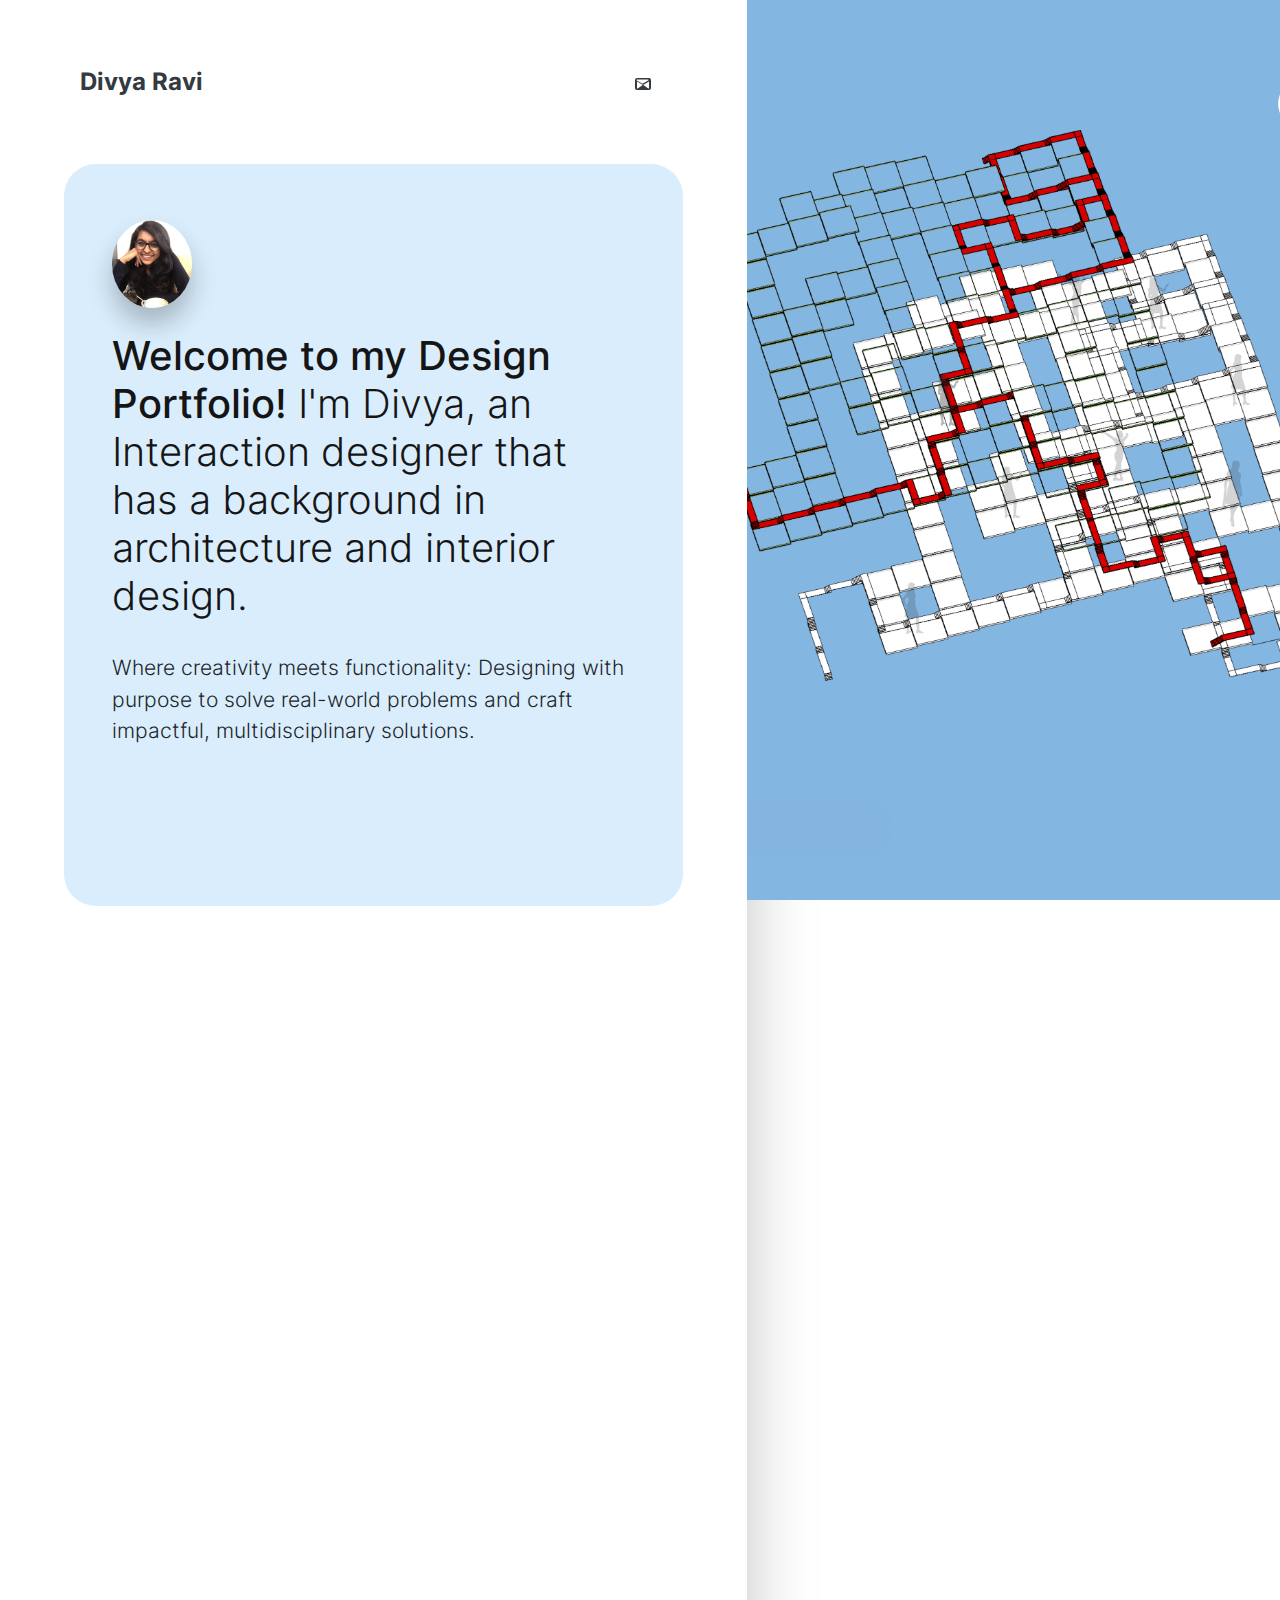
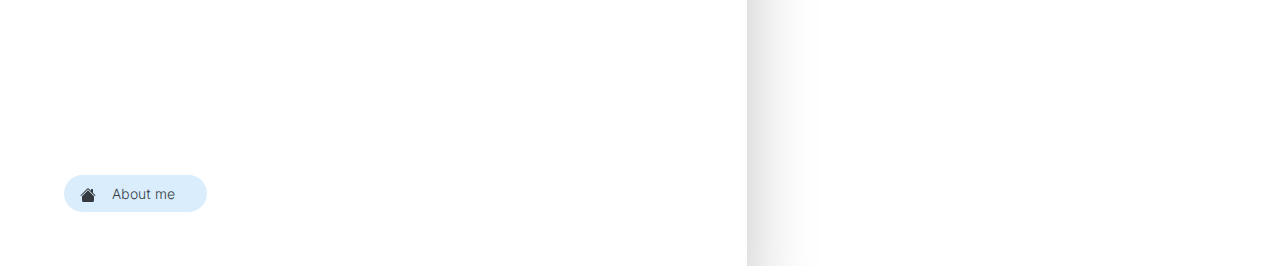
<file: index.html>
<!doctype html>
<html class="h-100" lang="en">

  <head>
      <meta charset="utf-8">
  <meta name="viewport" content="width=device-width,initial-scale=1,shrink-to-fit=no">
  <meta name="description" content="A growing collection of ready to use components for the CSS framework Bootstrap 5">
  <link rel="apple-touch-icon" sizes="180x180" href="img/apple-touch-icon.png">
  <link rel="icon" type="image/png" sizes="32x32" href="img/favicon.png">
  <link rel="icon" type="image/png" sizes="16x16" href="img/favicon.png">
  <link rel="icon" type="image/png" sizes="96x96" href=".t/img/favicon.png">
  <meta name="generator" content="Eleventy v2.0.1">
  <meta name="HandheldFriendly" content="true">
  <title>Welcome!</title>
  <link rel="stylesheet" href="css/min/theme.css">
     <link rel="stylesheet" href="css/aos.css">
    
    <style>
  .bg-img {
       background-image: url(./img/webp/poster.png);
   }
   @media only screen and (max-width: 576px) {
       .bg-img {
           background-image: url(./img/webp/poster.png);
       }
   }
   @media only screen and (max-width: 992px) {
       .bg-img {
           background-image: url(./img/webp/poster.png);
       }
   }
   @media only screen and (max-width: 1440px) {
       .bg-img {
           background-image: url(./img/webp/poster.png);
       }
   }
   @media only screen and (min-width: 1441px) {
       .bg-img {
           background-image: url(./img/webp/poster.png);
       }
   }
   </style>
    
   <style>

/* inter-300 - latin */
@font-face {
  font-family: 'Inter';
  font-style: normal;
  font-weight: 300;
  font-display: swap;
  src: local(''),
       url('./fonts/inter-v12-latin-300.woff2') format('woff2'), /* Chrome 26+, Opera 23+, Firefox 39+ */
       url('./fonts/inter-v12-latin-300.woff') format('woff'); /* Chrome 6+, Firefox 3.6+, IE 9+, Safari 5.1+ */
}

@font-face {
  font-family: 'Inter';
  font-style: normal;
  font-weight: 500;
  font-display: swap;
  src: local(''),
       url('./fonts/inter-v12-latin-500.woff2') format('woff2'), /* Chrome 26+, Opera 23+, Firefox 39+ */
       url('./fonts/inter-v12-latin-500.woff') format('woff'); /* Chrome 6+, Firefox 3.6+, IE 9+, Safari 5.1+ */
}
@font-face {
  font-family: 'Inter';
  font-style: normal;
  font-weight: 700;
  font-display: swap;
  src: local(''),
       url('./fonts/inter-v12-latin-700.woff2') format('woff2'), /* Chrome 26+, Opera 23+, Firefox 39+ */
       url('./fonts/inter-v12-latin-700.woff') format('woff'); /* Chrome 6+, Firefox 3.6+, IE 9+, Safari 5.1+ */
}

</style>

  </head>

  <body class="position-relative d-flex h-100 w-100" data-bs-spy="scroll" data-bs-target="#navScroll">
    <div class="h-100 container-fluid position-relative">
      <div class="h-100 row d-flex align-items-stretch position-relative z-1">
        
          <div class="p-0 col-11 col-sm-10 col-md-9 col-lg-8 col-xl-7 col-xxl-5 d-flex align-items-start flex-column shadow position-relative">
          
            <header class="mb-auto py-vh-2 col-12 px-vw-5">
              <nav id="navScroll" class="navbar navbar-expand-lg navbar-dark d-flex px-3" tabindex="0">
    <a class="navbar-brand d-flex align-items-center flex-grow-1 link-opacity-50-hover link-dark" href="index.html">
  <div class="fw-bold fs-4">Divya Ravi</div>
</a>

    <div class="col-auto ps-2 ms-2" id="navbarSupportedContent">
      <ul class="nav ms-auto mb-2 mb-lg-0 ms-2 list-inline list-unstyled">
      <li class="nav-item">
        <a class="nav-link pe-3 link-dark link-opacity-50-hover" aria-label="Link to my email" href="mailto:divya.ravirv@gmail.com">
          <svg xmlns="http://www.w3.org/2000/svg" width="16" height="16" fill="currentColor" class="bi bi-envelope" viewBox="0 0 16 16">
      <path fill-rule="evenodd" d="M0 4a2 2 0 0 1 2-2h12a2 2 0 0 1 2 2v8a2 2 0 0 1-2 2H2a2 2 0 0 1-2-2V4zm2-.5a.5.5 0 0 0-.5.5v.243l6 3.6 6-3.6V4a.5.5 0 0 0-.5-.5H2zm0 1.943v6.614a.5.5 0 0 0 .757.429L8 8.633l5.243 3.853a.5.5 0 0 0 .757-.429V5.443L8 9.043 2.243 5.443z"/>
    </svg>
    </a>
    
    </a>
  </li>
  

    </ul>
    </div>
</nav>

            </header>
            <main class="mb-auto col-12 px-vw-5">
              <div class="bg-light rounded p-5 overflow-x-hidden" data-aos="fade-left">
  <div >
    <img loading="lazy" src="img/webp/me.jpg" width="80" height="80" class="rounded-circle mb-4 shadow-sm mt-2 mt-xxl-4 hoh img-fluid" alt="A image of Divya Ravi">
  </div>
  <h1 class="fw-lighter text-black">
    <strong>Welcome to my Design Portfolio!</strong>
    I'm Divya, an Interaction designer that has a background in architecture and interior design.</h1>
  <p class="lead py-4">
    Where creativity meets functionality: Designing with purpose to solve real-world problems and craft impactful, multidisciplinary solutions.</p>
<div class="row d-flex align-items-center mb-2 mb-xxl-4 text-center text-sm-start mx-0">
  <a class="btn btn-black btn-xl shadow col-12 col-sm-auto" href="https://www.linkedin.com/in/divya-ravi-interactiondesign/" target="_blank" data-aos="fade-left" data-aos-delay="200">Let´s connect!
    <svg xmlns="http://www.w3.org/2000/svg" width="16" height="16" fill="currentColor" class="bi bi-arrow-right ms-2" viewbox="0 0 16 16">
      <path fill-rule="evenodd" d="M1 8a.5.5 0 0 1 .5-.5h11.793l-3.147-3.146a.5.5 0 0 1 .708-.708l4 4a.5.5 0 0 1 0 .708l-4 4a.5.5 0 0 1-.708-.708L13.293 8.5H1.5A.5.5 0 0 1 1 8z"/>
    </svg>
  </a>
</div>
</div>
<div class="py-vh-3 overflow-x-hidden">
  <h2 class="h6 mb-4 px-4" data-aos="fade-left" data-aos-delay="200">UX Projects:</h2>
  <div class="d-flex align-items-center p-4" data-aos="fade-left" data-aos-delay="200">
    <div class="me-4">
      <img loading="lazy" src="img/webp/beach.png" width="80" height="80" class="rounded-circle shadow-sm" alt="An image of my sitesproject website">
    </div>
    <div class="flex-grow-1">
      <h3 class="h5">
        <a href="./ux-projects/beachcamp_project.html"
           class="link-dark link-offset-2 link-offset-3-hover link-underline link-underline-opacity-0 link-underline-opacity-100-hover link-underline-dark">
          Beach Save - Surf Life Saving
        </a>
      </h3>
      <p>Beach Camp is an intervention we created by partnering up with Surf Life Saving Australian, to prevent drowning deaths or danger in unpatrolled beaches.</p>
    </div>
    
  </div>

  <div class="d-flex align-items-center my-2 p-4" data-aos="fade-left" data-aos-delay="200">
    <div class="me-4">
      <img loading="lazy" src="img/webp/tsg.png" width="80" height="80" class="rounded-circle shadow-sm" alt="Another image of another sitesproject website">
    </div>
    <div class="flex-grow-1">
  <h3 class="h5">
    <a href="./ux-projects/studio_project.html"
       class="link-dark link-offset-2 link-offset-3-hover link-underline link-underline-opacity-0 link-underline-opacity-100-hover link-underline-dark">
      Tin Shed Gallery Quest
    </a>
  </h3>
  <p>The TSG quest is a concept we came up with to bring more interest to the archival content of the Tin Shed Gallery at the University of Sydney.</p>
</div>

  </div>

  <div class="d-flex align-items-center p-4" data-aos="fade-left" data-aos-delay="400">
    <div class="me-4">
      <img loading="lazy" src="img/webp/fish.png" width="80" height="80" class="rounded-circle shadow-sm" alt="Another image of another sitesproject website">
    </div>
    <div class="flex-grow-1">
      <h3 class="h5">
        <a href="./design_programming.html"
           class="link-dark link-offset-2 link-offset-3-hover link-underline link-underline-opacity-0 link-underline-opacity-100-hover link-underline-dark">
          Fishy Behaviour
        </a>
      </h3>
      <p>Fishy Behavior is my exploration into interactive programming and the concept of emergence in nature.</p>
    </div>
    
  </div>

  <div class="d-flex align-items-center p-4" data-aos="fade-left" data-aos-delay="400">
    <div class="me-4">
      <img loading="lazy" src="img/webp/smart.png" width="80" height="80" class="rounded-circle shadow-sm" alt="Another image of another sitesproject website">
    </div>
    <div class="flex-grow-1">
      <h3 class="h5">
        <a href="./ux-projects/interaction.html"
           class="link-dark link-offset-2 link-offset-3-hover link-underline link-underline-opacity-0 link-underline-opacity-100-hover link-underline-dark">
          Smart Crop
        </a>
      </h3>
      <p>Smart Crop is an example of a  grocery delivery system enabling unsupervised deliveries with a mobile intervention for tracking, receiving, and paying for orders.</p>
    </div>
    
  </div>
</div>


            </main>
                        <footer class="mb-auto col-12 py-vh-3 px-vw-5">
            
  <div class="row d-flex justify-content-between small">
    <div class="col-12 col-md-auto d-flex justify-content-center">
  <ul class="nav bg-light rounded px-3">
    <li class="nav-item">
      <a class="nav-link link-dark px-0" href="index.html" aria-label="Go home!">
        <svg xmlns="http://www.w3.org/2000/svg" width="16" height="16" fill="currentColor" class="bi bi-house-fill" viewbox="0 0 16 16">
          <path d="M8.707 1.5a1 1 0 0 0-1.414 0L.646 8.146a.5.5 0 0 0 .708.708L8 2.207l6.646 6.647a.5.5 0 0 0 .708-.708L13 5.793V2.5a.5.5 0 0 0-.5-.5h-1a.5.5 0 0 0-.5.5v1.293L8.707 1.5Z"/>
          <path d="m8 3.293 6 6V13.5a1.5 1.5 0 0 1-1.5 1.5h-9A1.5 1.5 0 0 1 2 13.5V9.293l6-6Z"/>
        </svg>
      </a>
    </li>
    <li class="nav-item">
      <a class="nav-link link-dark" href="aboutme.html">About me</a>
    </li>
  </ul>
</div>
  

          </footer>
          </div>
          
            <div class="col-1 col-sm-2 col-md-3 col-lg-4 col-xl-5 col-xxl-7 bg-cover py-vh-max py-lg-0 bg-black ba-local position-fixed top-0 end-0 z-0 h-100 bg-img" data-aos="fade"></div>
          
        </div>
      </div>
    
      <script src="js/bootstrap.bundle.min.js" async></script>
<script src="js/aos.js"></script>
 <script>
 AOS.init({ });
 </script>

  </body>

</html>
</file>
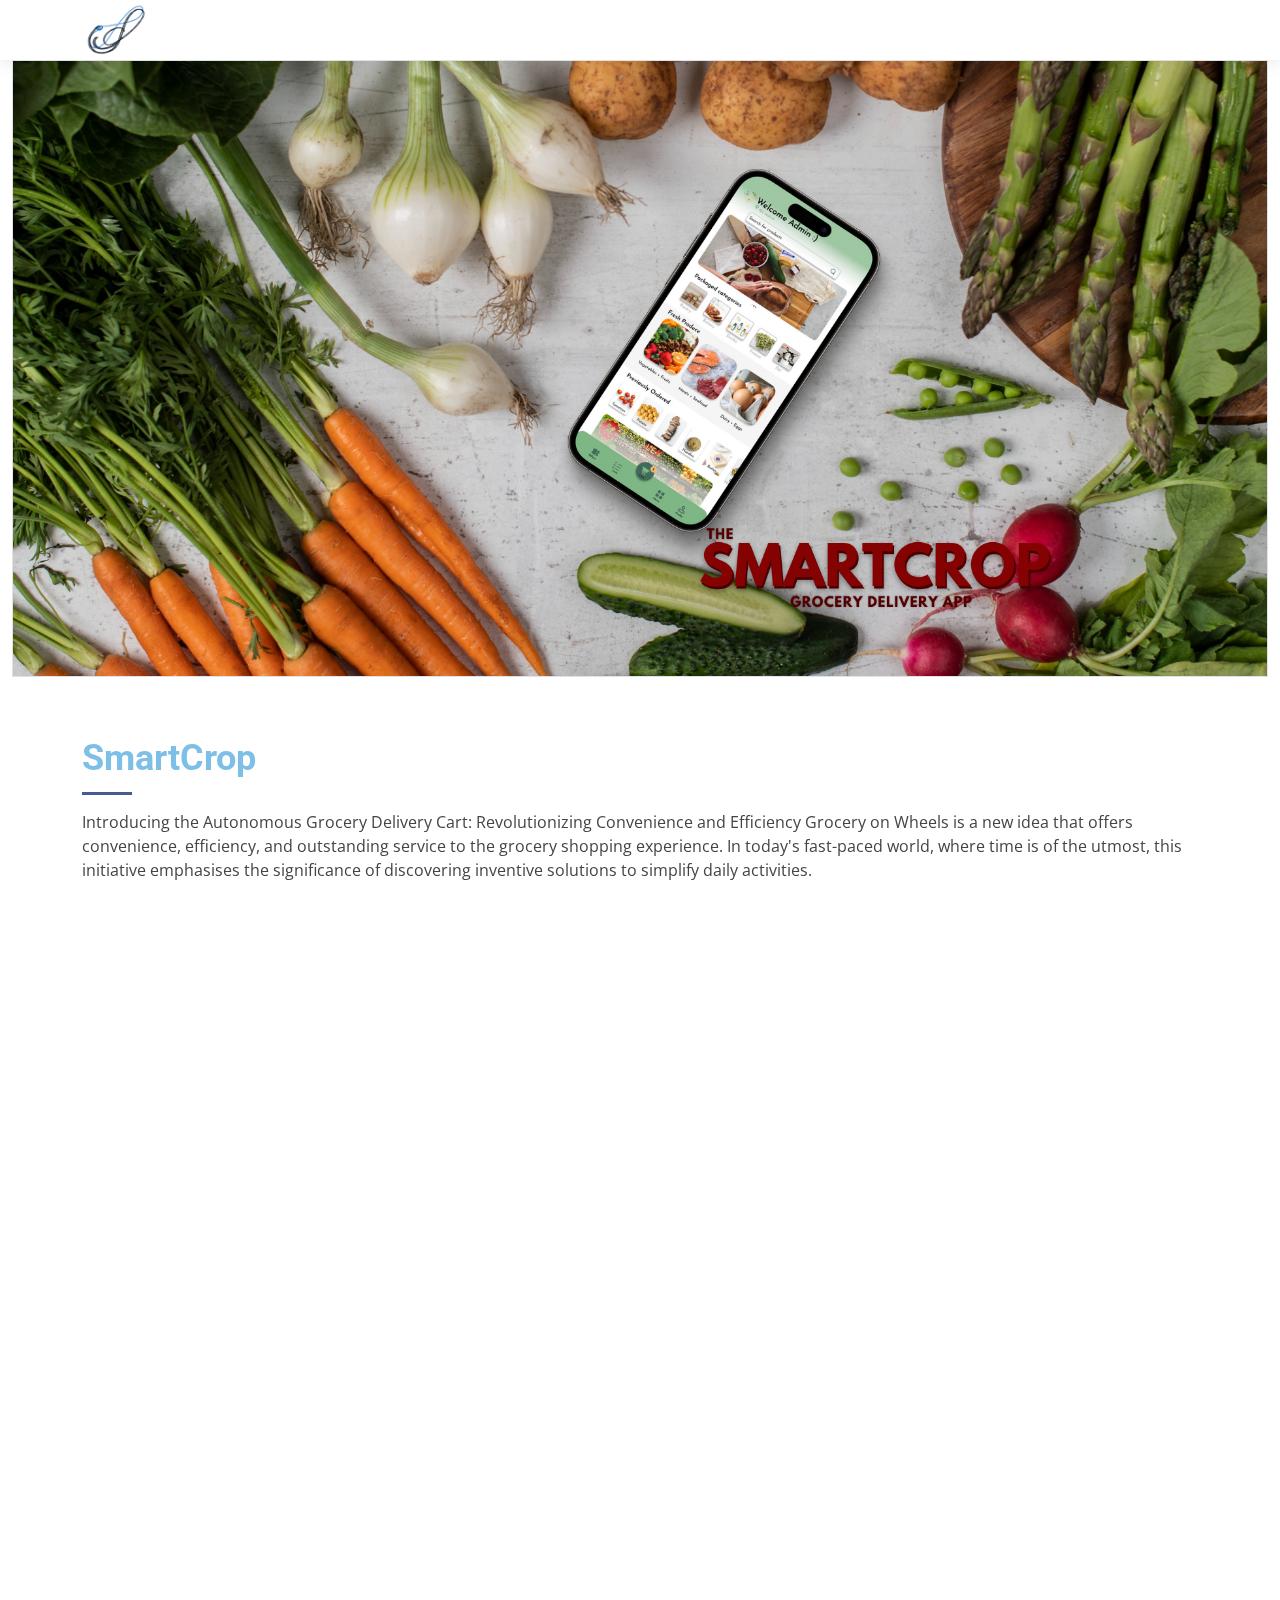
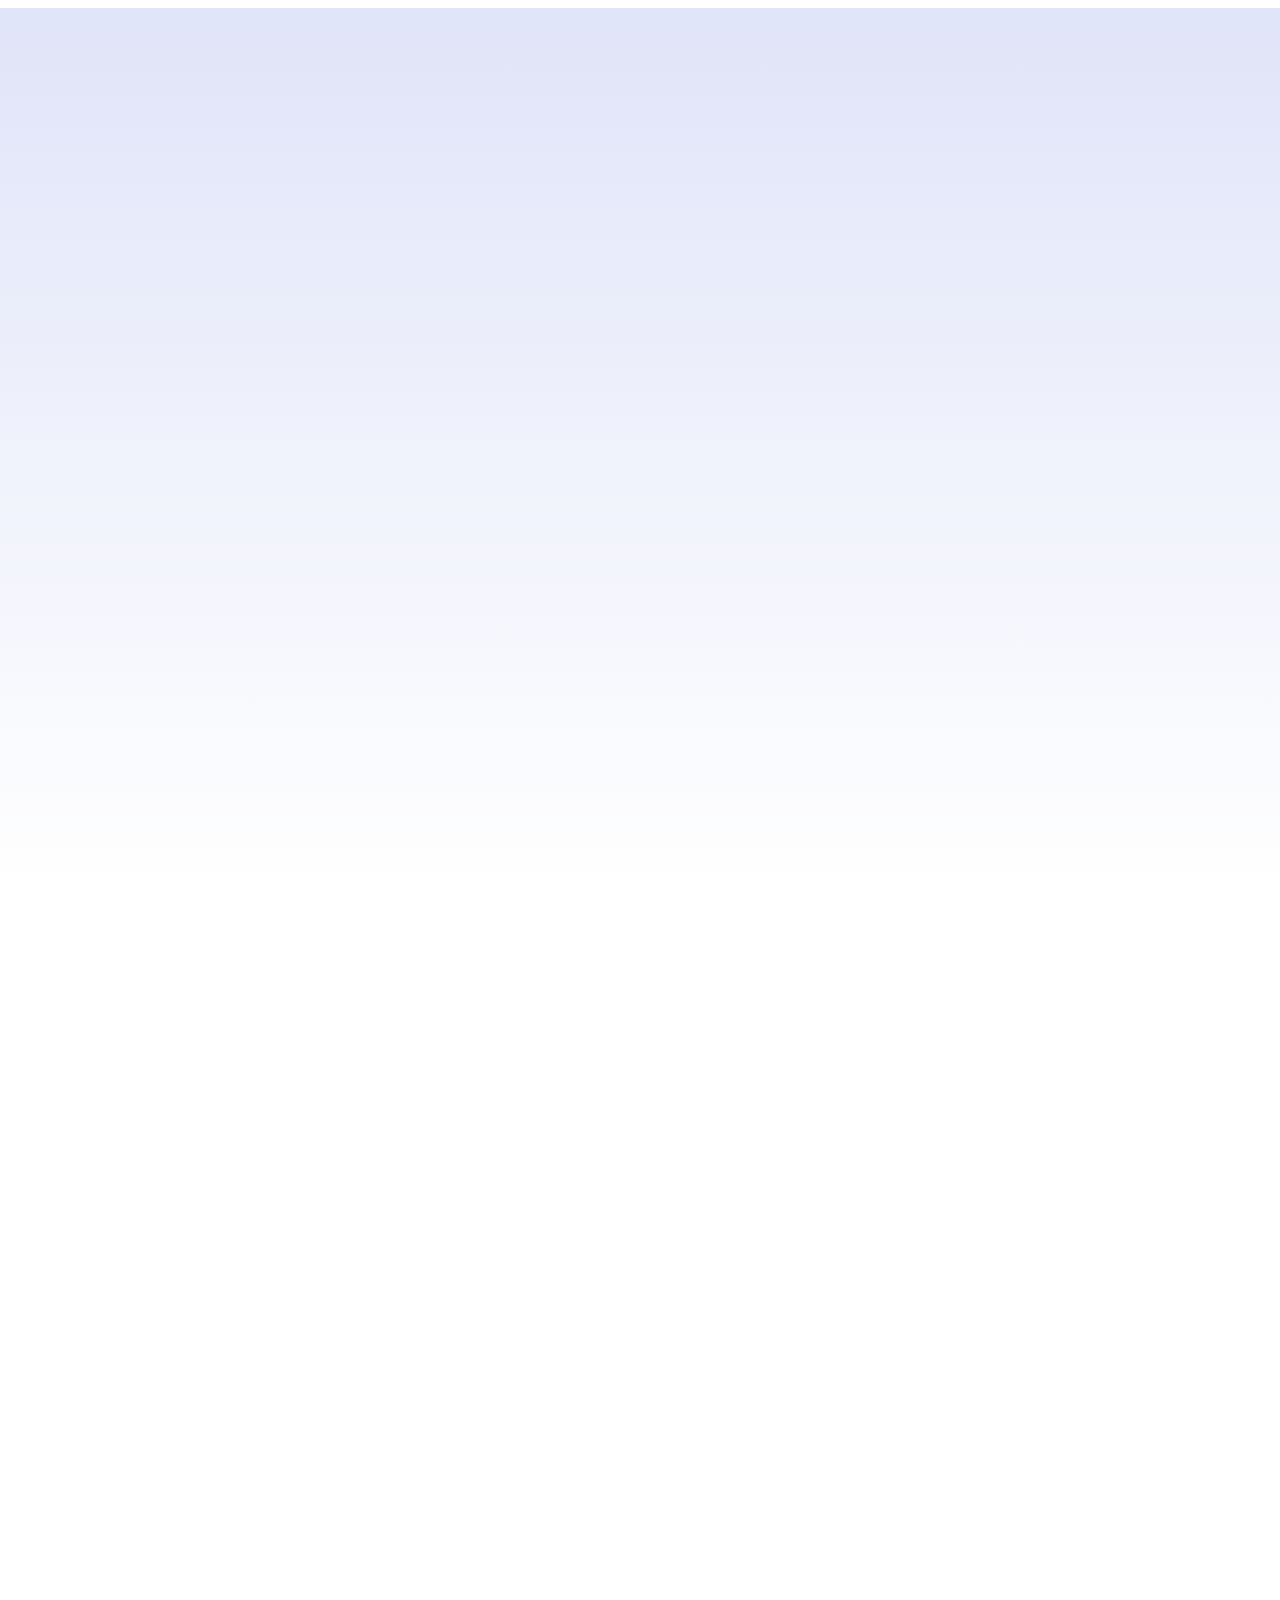
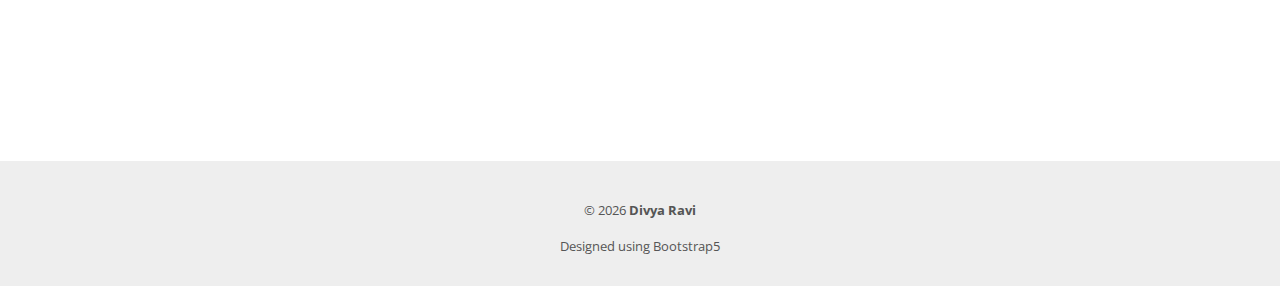
<file: ux-projects/interaction.html>
<!DOCTYPE html>
<html lang="en">

<head>
  <meta charset="utf-8">
  <meta content="width=device-width, initial-scale=1" name="viewport">

  <title>SmartCrop</title>
  <meta content="" name="description">
  <meta content="" name="keywords">
  
  <!-- Favicons -->
  <link href="assets/img/favicon.png" rel="icon">
  <link href="assets/img/apple-touch-icon.png" rel="apple-touch-icon">

  <!-- Google Fonts -->
  <link href="https://fonts.googleapis.com/css?family=Open+Sans:300,300i,400,400i,600,600i,700,700i|Roboto:300,300i,400,400i,500,500i,600,600i,700,700i|Poppins:300,300i,400,400i,500,500i,600,600i,700,700i" rel="stylesheet">

  <!-- Vendor CSS Files -->
  <link href="assets/vendor/fontawesome-free/css/all.min.css" rel="stylesheet">
  <link href="assets/vendor/animate.css/animate.min.css" rel="stylesheet">
  <link href="assets/vendor/aos/aos.css" rel="stylesheet">
  <link href="assets/vendor/bootstrap/css/bootstrap.min.css" rel="stylesheet">
  <link href="assets/vendor/bootstrap-icons/bootstrap-icons.css" rel="stylesheet">
  <link href="assets/vendor/boxicons/css/boxicons.min.css" rel="stylesheet">
  <link href="assets/vendor/glightbox/css/glightbox.min.css" rel="stylesheet">
  <link href="assets/vendor/swiper/swiper-bundle.min.css" rel="stylesheet">

  <!-- Template Main CSS File -->
  <link href="assets/css/projectstyle.css" rel="stylesheet">

  <!-- =======================================================
  * Template Name: Medicio - v4.10.0
  * Template URL: https://bootstrapmade.com/medicio-free-bootstrap-theme/
  * Author: BootstrapMade.com
  * License: https://bootstrapmade.com/license/
  ======================================================== -->
</head>

<body>

   <!-- Header -->
   <header id="header" class="d-flex align-items-center">
    <div class="container d-flex align-items-center justify-content-between">

      <div class="logo">
        <a href="../index.html"><img src="assets/img/logo.png" alt="" class="img-fluid"></a>
      </div>

      <nav id="navbar" class="navbar">
       
        <i class="bi bi-list mobile-nav-toggle"></i>
      </nav><!-- .navbar -->

    </div>
    
  </header><!-- End Header -->
  
    <!-- Hero Image -->

  
    <div class="container-fluid">
      <img src="assets/img/slide/slide-4.png" class="img-fluid border" alt="Example image" width="100%" loading="lazy">
    </div>

    <!-- End Hero -->


  
  <main id="main">

    <!-- ======= About Us Section ======= -->
    <section id="about" class="about">
      <div class="container" data-aos="fade-up">

        <div class="section-title">
          <h2>SmartCrop</h2>
          <p>Introducing the Autonomous Grocery Delivery Cart: Revolutionizing Convenience and Efficiency
            Grocery on Wheels is a new idea that offers convenience, efficiency, and outstanding service to the grocery shopping experience. 
            In today's fast-paced world, where time is of the utmost, this initiative emphasises the significance of discovering inventive solutions to simplify daily activities.
          
              </p>
        </div>

        <div class="row">
          <div class="col-lg-6" data-aos="fade-right">
            <img src="assets/img/about4.jpg" class="img-fluid" alt="">
          </div>
          <div class="col-lg-6 pt-4 pt-lg-0 content" data-aos="fade-left">
            <h3>The goal:  </h3>
            <p>
              To create an app which enables user to purchase groceries and then have them delivered right to their door. 
              The application will have a user- friendly and straightforward interface that allows users to easily browse,choose, and purchase things. 
              The users also will be able to monitor their orders, administer their accounts, and view shipping information through the app.

            </p>

            <div class="orange-box" data-aos="fade-left">
              <br>
              <p>
                Throughout the development of Smart Crop, our team collaborated closely to refine the grocery delivery concept and ensure a seamless user experience.
              </p>
              
                <h3>Contributions:</h3>
                <p>As the UX designer <strong>responsible for the phone version,</strong> I played a pivotal role in several stages of the project.
                   During the analysis and planning phase, I conducted technology and behavioral research, did the <strong>competitor analysis,</strong> and mapped key stakeholders to ensure alignment.</p>
                   <p> In the design and concept development stage, I led ideation sessions by providing design solutions that could make the process convinient for the users. 
                    During the concept implementation phase, I evaluated <strong>real-life implications</strong> of design decisions, analyzed the production process, and assessed feasibility for implementing features like <strong>retrieval code generation and payment integration.</strong> </p>
              
                    <p> The Smart Crop project has significantly improved my UX design skills and highlighted the importance of iterative development and user-centered design principles. 
                      Moving forward, there are opportunities to further refine features and enhance interactivity to deepen user engagement and satisfaction, ensuring that Smart Crop continues to provide convenience and efficiency in grocery delivery.</p>
            </div>
          
          </div>
        </div>

      </div>

    </section><!-- End About Us Section -->

    <!-- ======= Concept iteration ======= -->
    <section id="counts" class="counts">
      <div class="container" data-aos="fade-up">
        <h3>Developement Process</h3>
        <p class="fst-italic">Grocery on Wheels Features</p>
         <p> <ul>
              <li><strong>Mobile Applications and Websites:</strong> User-friendly mobile applications and websites are created to allow users to easily browse a large choice of products, build personalized shopping lists, compare pricing, and place orders.</li>
              <li><strong>Efficient Logistics and Operations:</strong> A specialized fleet of delivery vehicles equipped with a stocked inventory ensures that customers' items are carefully chosen, packed, and delivered on time. There are efficient logistics and processes in place to enhance routes for delivery, reduce delivery times, while enhancing overall efficiency.</li>
              <li><strong>Technological Advances:</strong> The project makes use of cutting-edge technology like data analytics, artificial intelligence, and smart systems for inventory management. These innovations allow Grocery on Wheels to expedite operations, improve accuracy of inventory, and improve customers' entire shopping experience.</li>
              <li><strong>Exceptional Customer Service:</strong> Grocery on Wheels places a high value on providing outstanding customer service. The initiative strives to exceed consumer expectations and assure high levels of satisfaction, from personalized purchasing experiences to fast and efficient deliveries.</li>
              <li><strong>Sustainability in the Environment:</strong> Grocery on Wheels is devoted to decreasing its environmental effect. Efforts are made to eliminate packaging waste, optimize delivery routes to minimize carbon emissions, and implement environmentally friendly practices across the supply chain.</li>
              <li><strong>Disrupting the Retail Business:</strong> Grocery on Wheels affects the retail business by disrupting the traditional supermarket model. It provides a handy alternative to going to the store for customers, altering the manner in which consumers shop for groceries.</li>
              <li><strong>Influencing Consumer Behavior:</strong> By providing a quick and personalized shopping experience, Grocery on Wheels has the ability to influence consumer behavior. Customers are encouraged to embrace online grocery shopping and to rethink their perceptions of convenience and efficiency.</li>
          </ul>
        </p>

        <div class="container-fluid">
          <img src="./assets/img/research1.png" alt="Iterations"  data-aos="zoom-in" width="100%" loading="lazy">
          </div> 

          <div class="container-fluid">
            <img src="./assets/img/research2.png" alt="Iterations"  data-aos="zoom-in" width="100%" loading="lazy">
            </div> 

            <div class="container-fluid">
              <img src="./assets/img/research3.png" alt="Iterations"  data-aos="zoom-in" width="100%" loading="lazy">
              </div> 

      </div>
    </section><!-- End Counts Section -->


    <!-- ======= Features Section ======= -->
    <div class="section-bg">
    <section id="features" class="features">
      <div class="container" data-aos="fade-up">

        <h3>High Fidelity Prototype </h3>
        <p class="fst-italic">
          The high fidelity prototype include the interactions and is a comprehensive and visually polished representation of the final product.

        The prototype incorporates various design elements, including accurate typography, colors, images, and layout, to closely resemble the intended final product.

            <div class="icon-box mt-5">
              <div class="figma-container">
                <iframe class="figma-embed" src="https://www.figma.com/embed?embed_host=share&url=https%3A%2F%2Fwww.figma.com%2Fproto%2FmVmCQDV7e3Fuor9O8BnJeI%2FHigh-Fidelity-Prototype%3Fpage-id%3D107%253A755%26type%3Ddesign%26node-id%3D107-756%26viewport%3D480%252C439%252C0.15%26t%3DhsZaMiBTRoIOKYpI-1%26scaling%3Dscale-down%26starting-point-node-id%3D107%253A756%26mode%3Ddesign"  allowfullscreen></iframe>
            </div>
          
            </div>
          </div>
          
        </div>
      </div>
    </section>
    <!-- End Features Section -->
  </div>

   <!-- ======= Flow Chart ======= -->
   <section id="counts" class="counts">
    <div class="container" data-aos="fade-up">
      <h3>Competitor Analysis</h3>
      <p class="fst-italic">
        As part of our strategic analysis, we will conduct a comprehensive competitor analysis to assess SmartCrop's position in the market and identify key strengths, weaknesses, learning outcomes in comparison to its competitors.
         Through this analysis, we aim to gain valuable insights that provided strategic decisions that helped our prototype for the grocery delivery services.

      </p>
      <div class="container-fluid">
      <img src="./assets/img/competitor.jpg" alt="flowchart"  data-aos="zoom-in" width="100%" loading="lazy">
      </div>


    </div>

  </section><!-- End Counts Section -->


    <!-- ======= Product Analysis ======= -->
    <section id="about" class="about">

    <div class="container" style="padding-top: 20px;" data-aos="fade-up"> 
      <h3>Evaluation of Concept and Reflection </h3>
      <p> 
        The user flow for our project outlines the seamless journey that users will experience while interacting with our grocery delivery app.
         Starting from the moment they open the app, users will be guided through a series of intuitive steps designed to simplify their shopping experience.
        This includes browsing products, adding items to their cart, selecting subscription, view location tracking and completing the payment and retrieval process.
         Our user flow prioritizes ease of navigation and efficiency, ensuring that users can effortlessly navigate through the app and complete their purchases with minimal friction.





      <p>

        <div id="carouselExampleAutoplaying" class="carousel slide" data-bs-ride="carousel" data-bs-interval="3000">
          <div class="carousel-inner">
            <div class="carousel-item active">
              <img src="./assets/img/proto1.png" class="d-block w-100" alt="prototype">
            </div>
            <div class="carousel-item">
              <img src="./assets/img/proto2.png" class="d-block w-100" alt="prototype">
            </div>
            <div class="carousel-item">
              <img src="./assets/img/proto3.png" class="d-block w-100" alt="prototype">
            </div>
          </div>
          <button class="carousel-control-prev" type="button" data-bs-target="#carouselExampleAutoplaying" data-bs-slide="prev">
            <span class="carousel-control-prev-icon" aria-hidden="true"></span>
            <span class="visually-hidden">Previous</span>
          </button>
          <button class="carousel-control-next" type="button" data-bs-target="#carouselExampleAutoplaying" data-bs-slide="next">
            <span class="carousel-control-next-icon" aria-hidden="true"></span>
            <span class="visually-hidden">Next</span>
          </button>
        </div>

      </div> 
    </section>
     
        <!-- ======= Storyboard ======= -->
        <section id="counts" class="counts">
          <div class="container" data-aos="fade-up">
            <h3>Previous Iteration and Feedback</h3>
            <p class="fst-italic">
              In our quest for excellence, we actively sought feedback from our tutors, leveraging their expertise to enhance the quality and functionality of the final product. 
              We get into a description on how we attempted to refine the previous iteration and ultimately shaped the final prototype into a polished and user-centric solution.
            </p>
            <div class="container-fluid">
            <img src="./assets/img/feedback.png" alt="crit"  data-aos="zoom-in" width="100%" loading="lazy">
            </div>
    
          </div>
    
        </section><!-- End Counts Section -->


        <section id="counts" class="counts">

          <div class="orange-box" data-aos="fade-left">
            <br>
              <h3>Reflection:</h3>
              <p><strong>User feedback </strong>was crucial in refining the app's features. Continuous engagement through assessments and testing allowed us to <strong> on the design, addressing pain points and improving functionality</strong>. This process highlighted the value of listening to users and adapting designs based on their needs.</p>
                 <p>Looking ahead, there are opportunities to enhance the Smart Crop app further. Introducing more interactive elements, refining existing features, and <strong>exploring advanced technologies like AI for personalized recommendations</strong> can deepen user engagement and satisfaction. Continued focus on user feedback and iterative design will be key to maintaining the app's relevance and effectiveness.</p>
          </div>
        </section>
  
    

  </main><!-- End #main -->

  <!-- ======= Footer ======= -->
    <footer id="footer">
      <div class="container">
        <div class="row">


    <div class="container">
      <div class="credits">
        <div class="copyright">
        <p>&copy; <script>document.write(new Date().getFullYear())</script><strong> Divya Ravi</p></strong>
        <a>Designed using Bootstrap5</a>
        </div>
      </div>
    </div>
  </footer>
  <!-- End Footer -->

  <div id="preloader"></div>
  <a href="#" class="back-to-top d-flex align-items-center justify-content-center"><i class="bi bi-arrow-up-short"></i></a>

  <!-- Vendor JS Files -->
  <script src="assets/vendor/purecounter/purecounter_vanilla.js"></script>
  <script src="assets/vendor/aos/aos.js"></script>
  <script src="assets/vendor/bootstrap/js/bootstrap.bundle.min.js"></script>
  <script src="assets/vendor/glightbox/js/glightbox.min.js"></script>
  <script src="assets/vendor/swiper/swiper-bundle.min.js"></script>
  <script src="assets/vendor/php-email-form/validate.js"></script>

  <!-- Template Main JS File -->
  <script src="assets/js/main.js"></script>

</body>

</html>
</file>
<file: css/min/theme.css>
/*!
   * Bootstrap  v5.3.0-alpha3 (https://getbootstrap.com/)
   * Copyright 2011-2023 The Bootstrap Authors
   * Licensed under MIT (https://github.com/twbs/bootstrap/blob/main/LICENSE)
   */
:root {
   --bs-blue: #1717e5;
   --bs-indigo: #6610f2;
   --bs-purple: #6f42c1;
   --bs-pink: #7f00fd;
   --bs-red: #dc3545;
   --bs-orange: #fd7e14;
   --bs-yellow: #ffc107;
   --bs-green: #198754;
   --bs-teal: #20c997;
   --bs-cyan: #0dcaf0;
   --bs-white: #fff;
   --bs-gray: #6c757d;
   --bs-gray-dark: #343a40;
   --bs-gray-100: #f8f9fa;
   --bs-gray-200: #e9ecef;
   --bs-gray-300: #dee2e6;
   --bs-gray-400: #ced4da;
   --bs-gray-500: #adb5bd;
   --bs-gray-600: #6c757d;
   --bs-gray-700: #495057;
   --bs-gray-800: #343a40;
   --bs-gray-900: #212529;
   --bs-primary: #151515;
   --bs-secondary: #6c757d;
   --bs-success: #198754;
   --bs-info: #0dcaf0;
   --bs-warning: #fd7e14;
   --bs-danger: #dc3545;
   --bs-light: #f8f9fa;
   --bs-dark: #343a40;
   --bs-primary-rgb: 21, 21, 21;
   --bs-secondary-rgb: 108, 117, 125;
   --bs-success-rgb: 25, 135, 84;
   --bs-info-rgb: 13, 202, 240;
   --bs-warning-rgb: 253, 126, 20;
   --bs-danger-rgb: 220, 53, 69;
   --bs-light-rgb: 217, 237, 252;
   --bs-dark-rgb: 52, 58, 64;
   --bs-primary-text-emphasis: #080808;
   --bs-secondary-text-emphasis: #2b2f32;
   --bs-success-text-emphasis: #0a3622;
   --bs-info-text-emphasis: #055160;
   --bs-warning-text-emphasis: #653208;
   --bs-danger-text-emphasis: #58151c;
   --bs-light-text-emphasis: #495057;
   --bs-dark-text-emphasis: #495057;
   --bs-primary-bg-subtle: #d0d0d0;
   --bs-secondary-bg-subtle: #e2e3e5;
   --bs-success-bg-subtle: #d1e7dd;
   --bs-info-bg-subtle: #a7e2ef;
   --bs-warning-bg-subtle: #ffe5d0;
   --bs-danger-bg-subtle: #f8d7da;
   --bs-light-bg-subtle: #8787cb;
   --bs-dark-bg-subtle: #ced4da;
   --bs-primary-border-subtle: #a1a1a1;
   --bs-secondary-border-subtle: #c4c8cb;
   --bs-success-border-subtle: #a3cfbb;
   --bs-info-border-subtle: #9eeaf9;
   --bs-warning-border-subtle: #fecba1;
   --bs-danger-border-subtle: #f1aeb5;
   --bs-light-border-subtle: #b1d5f9;
   --bs-dark-border-subtle: #747e87;
   --bs-white-rgb: 255, 255, 255;
   --bs-black-rgb: 21, 21, 21;
   --bs-font-sans-serif: "Inter", system-ui, -apple-system, "Segoe UI", Roboto, "Helvetica Neue", Arial, "Noto Sans", sans-serif, "Apple Color Emoji", "Segoe UI Emoji", "Segoe UI Symbol", "Noto Color Emoji";
   --bs-font-monospace: SFMono-Regular, Menlo, Monaco, Consolas, "Liberation Mono", "Courier New", monospace;
   --bs-gradient: linear-gradient(180deg, hsla(211, 65%, 67%, 0.637), hsla(0, 0%, 50%, 0.482));
   --bs-body-font-family: var(--bs-font-sans-serif);
   --bs-body-font-size: 1rem;
   --bs-body-font-weight: 300;
   --bs-body-line-height: 1.5;
   --bs-body-color: #212529;
   --bs-body-color-rgb: 33, 37, 41;
   --bs-body-bg: #fff;
   --bs-body-bg-rgb: 255, 255, 255;
   --bs-emphasis-color: #151515;
   --bs-emphasis-color-rgb: 21, 21, 21;
   --bs-secondary-color: rgba(33, 37, 41, .75);
   --bs-secondary-color-rgb: 33, 37, 41;
   --bs-secondary-bg: #99c4ee;
   --bs-secondary-bg-rgb: 233, 236, 239;
   --bs-tertiary-color: rgba(33, 37, 41, .5);
   --bs-tertiary-color-rgb: 33, 37, 41;
   --bs-tertiary-bg: #97b3cf;
   --bs-tertiary-bg-rgb: 194, 233, 247;
   --bs-link-color: #151515;
   --bs-link-color-rgb: 21, 21, 21;
   --bs-link-decoration: underline;
   --bs-link-hover-color: #111;
   --bs-link-hover-color-rgb: 17, 17, 17;
   --bs-code-color: #7f00fd;
   --bs-highlight-bg: #fff3cd;
   --bs-border-width: 1px;
   --bs-border-style: solid;
   --bs-border-color: #afcce9;
   --bs-border-color-translucent: hsla(0, 0%, 8%, 0.489);
   --bs-border-radius: 2rem;
   --bs-border-radius-sm: 1rem;
   --bs-border-radius-lg: 0.5rem;
   --bs-border-radius-xl: 1rem;
   --bs-border-radius-xxl: 2rem;
   --bs-border-radius-2xl: var(--bs-border-radius-xxl);
   --bs-border-radius-pill: 50rem;
   --bs-box-shadow: 0 3rem 4rem hsla(0, 0%, 8%, .25);
   --bs-box-shadow-sm: 0 1rem 1.5rem hsla(0, 0%, 8%, .25);
   --bs-box-shadow-lg: 0 4rem 6rem hsla(0, 0%, 8%, .25);
   --bs-box-shadow-inset: inset 0 1px 2px hsla(0, 0%, 8%, .075);
   --bs-focus-ring-width: 0.25rem;
   --bs-focus-ring-opacity: 0.25;
   --bs-focus-ring-color: hsla(0, 0%, 8%, .25);
   --bs-form-valid-color: #198754;
   --bs-form-valid-border-color: #198754;
   --bs-form-invalid-color: #dc3545;
   --bs-form-invalid-border-color: #dc3545
}

[data-bs-theme=dark] {
   --bs-body-color: #adb5bd;
   --bs-body-color-rgb: 173, 181, 189;
   --bs-body-bg: #212529;
   --bs-body-bg-rgb: 33, 37, 41;
   --bs-emphasis-color: #fff;
   --bs-emphasis-color-rgb: 255, 255, 255;
   --bs-secondary-color: rgba(173, 181, 189, .75);
   --bs-secondary-color-rgb: 173, 181, 189;
   --bs-secondary-bg: #343a40;
   --bs-secondary-bg-rgb: 52, 58, 64;
   --bs-tertiary-color: rgba(173, 181, 189, .5);
   --bs-tertiary-color-rgb: 173, 181, 189;
   --bs-tertiary-bg: #2b3035;
   --bs-tertiary-bg-rgb: 43, 48, 53;
   --bs-primary-text-emphasis: #737373;
   --bs-secondary-text-emphasis: #a7acb1;
   --bs-success-text-emphasis: #75b798;
   --bs-info-text-emphasis: #6edff6;
   --bs-warning-text-emphasis: #feb272;
   --bs-danger-text-emphasis: #ea868f;
   --bs-light-text-emphasis: #f8f9fa;
   --bs-dark-text-emphasis: #dee2e6;
   --bs-primary-bg-subtle: #040404;
   --bs-secondary-bg-subtle: #161719;
   --bs-success-bg-subtle: #051b11;
   --bs-info-bg-subtle: #032830;
   --bs-warning-bg-subtle: #331904;
   --bs-danger-bg-subtle: #2c0b0e;
   --bs-light-bg-subtle: #343a40;
   --bs-dark-bg-subtle: #25282b;
   --bs-primary-border-subtle: #0d0d0d;
   --bs-secondary-border-subtle: #41464b;
   --bs-success-border-subtle: #0f5132;
   --bs-info-border-subtle: #087990;
   --bs-warning-border-subtle: #984c0c;
   --bs-danger-border-subtle: #842029;
   --bs-light-border-subtle: #455f78;
   --bs-dark-border-subtle: #343a40;
   --bs-link-color: #737373;
   --bs-link-hover-color: #8f8f8f;
   --bs-link-color-rgb: 115, 115, 115;
   --bs-link-hover-color-rgb: 143, 143, 143;
   --bs-code-color: #b266fe;
   --bs-border-color: #495057;
   --bs-border-color-translucent: hsla(0, 0%, 53%, 0.781);
   --bs-form-valid-color: #75b798;
   --bs-form-valid-border-color: #75b798;
   --bs-form-invalid-color: #ea868f;
   --bs-form-invalid-border-color: #ea868f;
   color-scheme: dark
}

*,
:after,
:before {
   box-sizing: border-box
}

@media (prefers-reduced-motion:no-preference) {
   :root {
      scroll-behavior: smooth
   }
}

body {
   -webkit-text-size-adjust: 100%;
   -webkit-tap-highlight-color: rgba(21, 21, 21, 0);
   background-color: var(--bs-body-bg);
   color: var(--bs-body-color);
   font-family: var(--bs-body-font-family);
   font-size: var(--bs-body-font-size);
   font-weight: var(--bs-body-font-weight);
   line-height: var(--bs-body-line-height);
   margin: 0;
   text-align: var(--bs-body-text-align)
}

.h1,
.h2,
.h3,
.h4,
.h5,
.h6,
h1,
h2,
h3,
h4,
h5,
h6 {
   color: var(--bs-heading-color, inherit);
   font-weight: 500;
   line-height: 1.2;
   margin-bottom: .5rem;
   margin-top: 0
}

.h1,
h1 {
   font-size: calc(1.375rem + 1.5vw)
}

@media (min-width:1200px) {

   .h1,
   h1 {
      font-size: 2.5rem
   }
}

.h2,
h2 {
   font-size: calc(1.325rem + .9vw)
}

@media (min-width:1200px) {

   .h2,
   h2 {
      font-size: 2rem
   }
}

.h3,
h3 {
   font-size: calc(1.3rem + .6vw)
}

@media (min-width:1200px) {

   .h3,
   h3 {
      font-size: 1.75rem
   }
}

.h4,
h4 {
   font-size: calc(1.275rem + .3vw)
}

@media (min-width:1200px) {

   .h4,
   h4 {
      font-size: 1.5rem
   }
}

.h5,
h5 {
   font-size: 1.25rem
}

.h6,
h6 {
   font-size: 1rem
}

p {
   margin-bottom: 1rem;
   margin-top: 0
}

address {
   font-style: normal;
   line-height: inherit;
   margin-bottom: 1rem
}

ul {
   padding-left: 2rem
}

ul {
   margin-bottom: 1rem;
   margin-top: 0
}

ul ul {
   margin-bottom: 0
}

strong {
   font-weight: bolder
}

.small,
small {
   font-size: .875em
}

a {
   color: rgba(var(--bs-link-color-rgb), var(--bs-link-opacity, 1));
   text-decoration: underline
}

a:hover {
   --bs-link-color-rgb: var(--bs-link-hover-color-rgb)
}

a:not([href]):not([class]),
a:not([href]):not([class]):hover {
   color: inherit;
   text-decoration: none
}

img,
svg {
   vertical-align: middle
}

label {
   display: inline-block
}

button {
   border-radius: 0
}

button:focus:not(:focus-visible) {
   outline: 0
}

button,
input,
textarea {
   font-family: inherit;
   font-size: inherit;
   line-height: inherit;
   margin: 0
}

button {
   text-transform: none
}

[type=button],
[type=submit],
button {
   -webkit-appearance: button
}

[type=button]:not(:disabled),
[type=submit]:not(:disabled),
button:not(:disabled) {
   cursor: pointer
}

::-moz-focus-inner {
   border-style: none;
   padding: 0
}

textarea {
   resize: vertical
}

::-webkit-datetime-edit-day-field,
::-webkit-datetime-edit-fields-wrapper,
::-webkit-datetime-edit-hour-field,
::-webkit-datetime-edit-minute,
::-webkit-datetime-edit-month-field,
::-webkit-datetime-edit-text,
::-webkit-datetime-edit-year-field {
   padding: 0
}

::-webkit-inner-spin-button {
   height: auto
}

::-webkit-search-decoration {
   -webkit-appearance: none
}

::-webkit-color-swatch-wrapper {
   padding: 0
}

::-webkit-file-upload-button {
   -webkit-appearance: button;
   font: inherit
}

::file-selector-button {
   -webkit-appearance: button;
   font: inherit
}

.lead {
   font-size: calc(1.258rem + .096vw);
   font-weight: 300
}

@media (min-width:1200px) {
   .lead {
      font-size: 1.33rem
   }
}

.display-1 {
   font-size: calc(1.625rem + 4.5vw);
   font-weight: 300;
   line-height: 1.2
}

@media (min-width:1200px) {
   .display-1 {
      font-size: 5rem
   }
}

.list-inline,
.list-unstyled {
   list-style: none;
   padding-left: 0
}

.img-fluid {
   height: auto;
   max-width: 100%
}

.container-fluid {
   --bs-gutter-x: 3vw;
   --bs-gutter-y: 0;
   margin-left: auto;
   margin-right: auto;
   padding-left: calc(var(--bs-gutter-x)*.5);
   padding-right: calc(var(--bs-gutter-x)*.5);
   width: 100%
}

:root {
   --bs-breakpoint-xs: 0;
   --bs-breakpoint-sm: 576px;
   --bs-breakpoint-md: 768px;
   --bs-breakpoint-lg: 992px;
   --bs-breakpoint-xl: 1200px;
   --bs-breakpoint-xxl: 1900px
}

.row {
   --bs-gutter-x: 3vw;
   --bs-gutter-y: 0;
   display: flex;
   flex-wrap: wrap;
   margin-left: calc(var(--bs-gutter-x)*-.5);
   margin-right: calc(var(--bs-gutter-x)*-.5);
   margin-top: calc(var(--bs-gutter-y)*-1)
}

.row>* {
   flex-shrink: 0;
   margin-top: var(--bs-gutter-y);
   max-width: 100%;
   padding-left: calc(var(--bs-gutter-x)*.5);
   padding-right: calc(var(--bs-gutter-x)*.5);
   width: 100%
}

.col-auto {
   flex: 0 0 auto;
   width: auto
}

.col-1 {
   flex: 0 0 auto;
   width: 8.33333%
}

.col-4 {
   flex: 0 0 auto;
   width: 33.33333%
}

.col-6 {
   flex: 0 0 auto;
   width: 50%
}

.col-11 {
   flex: 0 0 auto;
   width: 91.66667%
}

.col-12 {
   flex: 0 0 auto;
   width: 100%
}

@media (min-width:576px) {
   .col-sm-auto {
      flex: 0 0 auto;
      width: auto
   }

   .col-sm-2 {
      flex: 0 0 auto;
      width: 16.66667%
   }

   .col-sm-10 {
      flex: 0 0 auto;
      width: 83.33333%
   }
}

@media (min-width:768px) {
   .col-md {
      flex: 1 0 0%
   }

   .col-md-auto {
      flex: 0 0 auto;
      width: auto
   }

   .col-md-3 {
      flex: 0 0 auto;
      width: 25%
   }

   .col-md-9 {
      flex: 0 0 auto;
      width: 75%
   }
}

@media (min-width:992px) {
   .col-lg-4 {
      flex: 0 0 auto;
      width: 33.33333%
   }

   .col-lg-8 {
      flex: 0 0 auto;
      width: 66.66667%
   }
}

@media (min-width:1200px) {
   .col-xl-5 {
      flex: 0 0 auto;
      width: 41.66667%
   }

   .col-xl-7 {
      flex: 0 0 auto;
      width: 58.33333%
   }

   .col-xl-10 {
      flex: 0 0 auto;
      width: 83.33333%
   }
}

@media (min-width:1900px) {
   .col-xxl-5 {
      flex: 0 0 auto;
      width: 41.66667%
   }

   .col-xxl-7 {
      flex: 0 0 auto;
      width: 58.33333%
   }

   .col-xxl-8 {
      flex: 0 0 auto;
      width: 66.66667%
   }
}

.form-label {
   margin-bottom: .5rem
}

.form-text {
   color: var(--bs-secondary-color);
   font-size: .875em;
   margin-top: .25rem
}

.form-control {
   -webkit-appearance: none;
   appearance: none;
   background-clip: padding-box;
   background-color: var(--bs-body-bg);
   border: var(--bs-border-width) solid var(--bs-border-color);
   border-radius: var(--bs-border-radius);
   color: var(--bs-body-color);
   display: block;
   font-size: 1rem;
   font-weight: 300;
   line-height: 1.5;
   padding: .375rem .75rem;
   transition: border-color .15s ease-in-out, box-shadow .15s ease-in-out;
   width: 100%
}

@media (prefers-reduced-motion:reduce) {
   .form-control {
      transition: none
   }
}

.form-control:focus {
   background-color: var(--bs-body-bg);
   border-color: #8a8a8a;
   box-shadow: 0 0 0 .25rem hsla(0, 0%, 8%, .25);
   color: var(--bs-body-color);
   outline: 0
}

.form-control::-webkit-date-and-time-value {
   height: 1.5em;
   margin: 0;
   min-width: 85px
}

.form-control::-webkit-datetime-edit {
   display: block;
   padding: 0
}

.form-control::-webkit-input-placeholder {
   color: var(--bs-secondary-color);
   opacity: 1
}

.form-control:-ms-input-placeholder {
   color: var(--bs-secondary-color);
   opacity: 1
}

.form-control::-ms-input-placeholder {
   color: var(--bs-secondary-color);
   opacity: 1
}

.form-control::placeholder {
   color: var(--bs-secondary-color);
   opacity: 1
}

.form-control:disabled {
   background-color: var(--bs-secondary-bg);
   opacity: 1
}

.form-control::-webkit-file-upload-button {
   -webkit-margin-end: .75rem;
   background-color: var(--bs-tertiary-bg);
   border: 0 solid;
   border-color: inherit;
   border-inline-end-width: var(--bs-border-width);
   border-radius: 0;
   color: var(--bs-body-color);
   margin: -.375rem -.75rem;
   margin-inline-end: .75rem;
   padding: .375rem .75rem;
   pointer-events: none;
   -webkit-transition: color .15s ease-in-out, background-color .15s ease-in-out, border-color .15s ease-in-out, box-shadow .15s ease-in-out;
   transition: color .15s ease-in-out, background-color .15s ease-in-out, border-color .15s ease-in-out, box-shadow .15s ease-in-out
}

.form-control::file-selector-button {
   -webkit-margin-end: .75rem;
   background-color: var(--bs-tertiary-bg);
   border: 0 solid;
   border-color: inherit;
   border-inline-end-width: var(--bs-border-width);
   border-radius: 0;
   color: var(--bs-body-color);
   margin: -.375rem -.75rem;
   margin-inline-end: .75rem;
   padding: .375rem .75rem;
   pointer-events: none;
   transition: color .15s ease-in-out, background-color .15s ease-in-out, border-color .15s ease-in-out, box-shadow .15s ease-in-out
}

@media (prefers-reduced-motion:reduce) {
   .form-control::-webkit-file-upload-button {
      -webkit-transition: none;
      transition: none
   }

   .form-control::file-selector-button {
      transition: none
   }
}

.form-control:hover:not(:disabled):not([readonly])::-webkit-file-upload-button {
   background-color: var(--bs-secondary-bg)
}

.form-control:hover:not(:disabled):not([readonly])::file-selector-button {
   background-color: var(--bs-secondary-bg)
}

.form-control-lg {
   border-radius: var(--bs-border-radius-lg);
   font-size: 1.25rem;
   min-height: calc(1.5em + 1rem + var(--bs-border-width)*2);
   padding: .5rem 1rem
}

.form-control-lg::-webkit-file-upload-button {
   -webkit-margin-end: 1rem;
   margin: -.5rem -1rem;
   margin-inline-end: 1rem;
   padding: .5rem 1rem
}

.form-control-lg::file-selector-button {
   -webkit-margin-end: 1rem;
   margin: -.5rem -1rem;
   margin-inline-end: 1rem;
   padding: .5rem 1rem
}

textarea.form-control {
   min-height: calc(1.5em + .75rem + var(--bs-border-width)*2)
}

textarea.form-control-lg {
   min-height: calc(1.5em + 1rem + var(--bs-border-width)*2)
}

.form-check {
   display: block;
   margin-bottom: .125rem;
   min-height: 1.5rem;
   padding-left: 1.5em
}

.form-check .form-check-input {
   float: left;
   margin-left: -1.5em
}

.form-check-input {
   --bs-form-check-bg: var(--bs-body-bg);
   -webkit-appearance: none;
   appearance: none;
   background-color: var(--bs-form-check-bg);
   background-image: var(--bs-form-check-bg-image);
   background-position: 50%;
   background-repeat: no-repeat;
   background-size: contain;
   border: var(--bs-border-width) solid var(--bs-border-color);
   height: 1em;
   margin-top: .25em;
   -webkit-print-color-adjust: exact;
   print-color-adjust: exact;
   vertical-align: top;
   width: 1em
}

.form-check-input[type=checkbox] {
   border-radius: .25em
}

.form-check-input:active {
   -webkit-filter: brightness(90%);
   filter: brightness(90%)
}

.form-check-input:focus {
   border-color: #8a8a8a;
   box-shadow: 0 0 0 .25rem hsla(0, 0%, 8%, .25);
   outline: 0
}

.form-check-input:checked {
   background-color: #151515;
   border-color: #151515
}

.form-check-input:checked[type=checkbox] {
   --bs-form-check-bg-image: url("data:image/svg+xml;charset=utf-8,%3Csvg xmlns='http://www.w3.org/2000/svg' viewBox='0 0 20 20'%3E%3Cpath fill='none' stroke='%23fff' stroke-linecap='round' stroke-linejoin='round' stroke-width='3' d='m6 10 3 3 6-6'/%3E%3C/svg%3E")
}

.form-check-input[type=checkbox]:indeterminate {
   --bs-form-check-bg-image: url("data:image/svg+xml;charset=utf-8,%3Csvg xmlns='http://www.w3.org/2000/svg' viewBox='0 0 20 20'%3E%3Cpath fill='none' stroke='%23fff' stroke-linecap='round' stroke-linejoin='round' stroke-width='3' d='M6 10h8'/%3E%3C/svg%3E");
   background-color: #151515;
   border-color: #151515
}

.form-check-input:disabled {
   -webkit-filter: none;
   filter: none;
   opacity: .5;
   pointer-events: none
}

.form-check-input:disabled~.form-check-label {
   cursor: default;
   opacity: .5
}

.btn {
   --bs-btn-padding-x: 0.75rem;
   --bs-btn-padding-y: 0.375rem;
   --bs-btn-font-family: ;
   --bs-btn-font-size: 1rem;
   --bs-btn-font-weight: 300;
   --bs-btn-line-height: 1.5;
   --bs-btn-color: var(--bs-body-color);
   --bs-btn-bg: transparent;
   --bs-btn-border-width: var(--bs-border-width);
   --bs-btn-border-color: transparent;
   --bs-btn-border-radius: var(--bs-border-radius);
   --bs-btn-hover-border-color: transparent;
   --bs-btn-box-shadow: inset 0 1px 0 hsla(0, 0%, 100%, .15), 0 1px 1px hsla(0, 0%, 8%, .075);
   --bs-btn-disabled-opacity: 0.65;
   --bs-btn-focus-box-shadow: 0 0 0 0.25rem rgba(var(--bs-btn-focus-shadow-rgb), .5);
   background-color: var(--bs-btn-bg);
   border: var(--bs-btn-border-width) solid var(--bs-btn-border-color);
   border-radius: var(--bs-btn-border-radius);
   color: var(--bs-btn-color);
   cursor: pointer;
   display: inline-block;
   font-family: var(--bs-btn-font-family);
   font-size: var(--bs-btn-font-size);
   font-weight: var(--bs-btn-font-weight);
   line-height: var(--bs-btn-line-height);
   padding: var(--bs-btn-padding-y) var(--bs-btn-padding-x);
   text-align: center;
   text-decoration: none;
   transition: color .15s ease-in-out, background-color .15s ease-in-out, border-color .15s ease-in-out, box-shadow .15s ease-in-out;
   -webkit-user-select: none;
   -ms-user-select: none;
   user-select: none;
   vertical-align: middle
}

@media (prefers-reduced-motion:reduce) {
   .btn {
      transition: none
   }
}

.btn:hover {
   background-color: var(--bs-btn-hover-bg);
   border-color: var(--bs-btn-hover-border-color);
   color: var(--bs-btn-hover-color)
}

.btn:focus-visible {
   background-color: var(--bs-btn-hover-bg);
   border-color: var(--bs-btn-hover-border-color);
   box-shadow: var(--bs-btn-focus-box-shadow);
   color: var(--bs-btn-hover-color);
   outline: 0
}

.btn.active,
.btn.show,
.btn:first-child:active,
:not(.btn-check)+.btn:active {
   background-color: var(--bs-btn-active-bg);
   border-color: var(--bs-btn-active-border-color);
   color: var(--bs-btn-active-color)
}

.btn.active:focus-visible,
.btn.show:focus-visible,
.btn:first-child:active:focus-visible,
:not(.btn-check)+.btn:active:focus-visible {
   box-shadow: var(--bs-btn-focus-box-shadow)
}

.btn:disabled {
   background-color: var(--bs-btn-disabled-bg);
   border-color: var(--bs-btn-disabled-border-color);
   color: var(--bs-btn-disabled-color);
   opacity: var(--bs-btn-disabled-opacity);
   pointer-events: none
}

.btn-dark {
   --bs-btn-color: #fff;
   --bs-btn-bg: #343a40;
   --bs-btn-border-color: #343a40;
   --bs-btn-hover-color: #fff;
   --bs-btn-hover-bg: #52585d;
   --bs-btn-hover-border-color: #484e53;
   --bs-btn-focus-shadow-rgb: 82, 88, 93;
   --bs-btn-active-color: #fff;
   --bs-btn-active-bg: #5d6166;
   --bs-btn-active-border-color: #484e53;
   --bs-btn-active-shadow: inset 0 3px 5px hsla(0, 0%, 8%, .125);
   --bs-btn-disabled-color: #fff;
   --bs-btn-disabled-bg: #343a40;
   --bs-btn-disabled-border-color: #343a40
}

.fade {
   transition: opacity .15s linear
}

@media (prefers-reduced-motion:reduce) {
   .fade {
      transition: none
   }
}

.fade:not(.show) {
   opacity: 0
}

.collapse:not(.show) {
   display: none
}

.collapsing {
   height: 0;
   overflow: hidden;
   transition: height .35s ease
}

@media (prefers-reduced-motion:reduce) {
   .collapsing {
      transition: none
   }
}

.nav {
   --bs-nav-link-padding-x: 1rem;
   --bs-nav-link-padding-y: 0.5rem;
   --bs-nav-link-font-weight: ;
   --bs-nav-link-color: var(--bs-link-color);
   --bs-nav-link-hover-color: var(--bs-link-hover-color);
   --bs-nav-link-disabled-color: var(--bs-secondary-color);
   display: flex;
   flex-wrap: wrap;
   list-style: none;
   margin-bottom: 0;
   padding-left: 0
}

.nav-link {
   background: none;
   border: 0;
   color: var(--bs-nav-link-color);
   display: block;
   font-size: var(--bs-nav-link-font-size);
   font-weight: var(--bs-nav-link-font-weight);
   padding: var(--bs-nav-link-padding-y) var(--bs-nav-link-padding-x);
   text-decoration: none;
   transition: color .15s ease-in-out, background-color .15s ease-in-out, border-color .15s ease-in-out
}

@media (prefers-reduced-motion:reduce) {
   .nav-link {
      transition: none
   }
}

.nav-link:focus,
.nav-link:hover {
   color: var(--bs-nav-link-hover-color)
}

.nav-link:focus-visible {
   box-shadow: 0 0 0 .25rem hsla(0, 0%, 8%, .25);
   outline: 0
}

.navbar {
   --bs-navbar-padding-x: 0;
   --bs-navbar-padding-y: 0.5rem;
   --bs-navbar-color: hsla(0, 0%, 8%, .7);
   --bs-navbar-hover-color: hsla(0, 0%, 8%, .8);
   --bs-navbar-disabled-color: rgba(var(--bs-emphasis-color-rgb), 0.3);
   --bs-navbar-active-color: hsla(0, 0%, 8%, .9);
   --bs-navbar-brand-padding-y: 0.3125rem;
   --bs-navbar-brand-margin-end: 1rem;
   --bs-navbar-brand-font-size: 1.25rem;
   --bs-navbar-brand-color: hsla(0, 0%, 8%, .9);
   --bs-navbar-brand-hover-color: hsla(0, 0%, 8%, .9);
   --bs-navbar-nav-link-padding-x: 0.5rem;
   --bs-navbar-toggler-padding-y: 0.25rem;
   --bs-navbar-toggler-padding-x: 0.75rem;
   --bs-navbar-toggler-font-size: 1.25rem;
   --bs-navbar-toggler-icon-bg: url("data:image/svg+xml;charset=utf-8,%3Csvg xmlns='http://www.w3.org/2000/svg' viewBox='0 0 30 30'%3E%3Cpath stroke='rgba(33, 37, 41, 0.75)' stroke-linecap='round' stroke-miterlimit='10' stroke-width='2' d='M4 7h22M4 15h22M4 23h22'/%3E%3C/svg%3E");
   --bs-navbar-toggler-border-color: rgba(var(--bs-emphasis-color-rgb), 0.15);
   --bs-navbar-toggler-border-radius: var(--bs-border-radius);
   --bs-navbar-toggler-focus-width: 0.25rem;
   --bs-navbar-toggler-transition: box-shadow 0.15s ease-in-out;
   align-items: center;
   display: flex;
   flex-wrap: wrap;
   justify-content: space-between;
   padding: var(--bs-navbar-padding-y) var(--bs-navbar-padding-x);
   position: relative
}

.navbar>.container-fluid {
   align-items: center;
   display: flex;
   flex-wrap: inherit;
   justify-content: space-between
}

.navbar-brand {
   color: var(--bs-navbar-brand-color);
   font-size: var(--bs-navbar-brand-font-size);
   margin-right: var(--bs-navbar-brand-margin-end);
   padding-bottom: var(--bs-navbar-brand-padding-y);
   padding-top: var(--bs-navbar-brand-padding-y);
   text-decoration: none;
   white-space: nowrap
}

.navbar-brand:focus,
.navbar-brand:hover {
   color: var(--bs-navbar-brand-hover-color)
}

@media (min-width:992px) {
   .navbar-expand-lg {
      flex-wrap: nowrap;
      justify-content: flex-start
   }
}

.navbar-dark {
   --bs-navbar-color: hsla(0, 0%, 100%, .55);
   --bs-navbar-hover-color: hsla(0, 0%, 100%, .75);
   --bs-navbar-disabled-color: hsla(0, 0%, 100%, .25);
   --bs-navbar-active-color: #fff;
   --bs-navbar-brand-color: #fff;
   --bs-navbar-brand-hover-color: #fff;
   --bs-navbar-toggler-border-color: hsla(0, 0%, 100%, .1)
}

.navbar-dark {
   --bs-navbar-toggler-icon-bg: url("data:image/svg+xml;charset=utf-8,%3Csvg xmlns='http://www.w3.org/2000/svg' viewBox='0 0 30 30'%3E%3Cpath stroke='rgba(255, 255, 255, 0.55)' stroke-linecap='round' stroke-miterlimit='10' stroke-width='2' d='M4 7h22M4 15h22M4 23h22'/%3E%3C/svg%3E")
}

@-webkit-keyframes progress-bar-stripes {
   0% {
      background-position-x: 1rem
   }
}

@keyframes progress-bar-stripes {
   0% {
      background-position-x: 1rem
   }
}

.modal-backdrop {
   --bs-backdrop-zindex: 1050;
   --bs-backdrop-bg: #151515;
   --bs-backdrop-opacity: 0.5;
   background-color: var(--bs-backdrop-bg);
   height: 100vh;
   left: 0;
   position: fixed;
   top: 0;
   width: 100vw;
   z-index: var(--bs-backdrop-zindex)
}

.modal-backdrop.fade {
   opacity: 0
}

.modal-backdrop.show {
   opacity: var(--bs-backdrop-opacity)
}

@-webkit-keyframes spinner-border {
   to {
      -webkit-transform: rotate(1turn);
      transform: rotate(1turn)
   }
}

@keyframes spinner-border {
   to {
      -webkit-transform: rotate(1turn);
      transform: rotate(1turn)
   }
}

@-webkit-keyframes spinner-grow {
   0% {
      -webkit-transform: scale(0);
      transform: scale(0)
   }

   50% {
      opacity: 1;
      -webkit-transform: none;
      transform: none
   }
}

@keyframes spinner-grow {
   0% {
      -webkit-transform: scale(0);
      transform: scale(0)
   }

   50% {
      opacity: 1;
      -webkit-transform: none;
      transform: none
   }
}

.offcanvas-backdrop {
   background-color: #151515;
   height: 100vh;
   left: 0;
   position: fixed;
   top: 0;
   width: 100vw;
   z-index: 1040
}

.offcanvas-backdrop.fade {
   opacity: 0
}

.offcanvas-backdrop.show {
   opacity: .5
}

@-webkit-keyframes placeholder-glow {
   50% {
      opacity: .2
   }
}

@keyframes placeholder-glow {
   50% {
      opacity: .2
   }
}

@-webkit-keyframes placeholder-wave {
   to {
      -webkit-mask-position: -200% 0;
      mask-position: -200% 0
   }
}

@keyframes placeholder-wave {
   to {
      -webkit-mask-position: -200% 0;
      mask-position: -200% 0
   }
}

.link-light {
   color: RGBA(var(--bs-light-rgb, var(--bs-link-opacity, 1)));
   text-decoration-color: RGBA(var(--bs-light-rgb), var(--bs-link-underline-opacity, 1))
}

.link-light:focus,
.link-light:hover {
   color: RGBA(249, 250, 251, var(--bs-link-opacity, 1));
   text-decoration-color: RGBA(249, 250, 251, var(--bs-link-underline-opacity, 1))
}

.link-dark {
   color: RGBA(var(--bs-dark-rgb, var(--bs-link-opacity, 1)));
   text-decoration-color: RGBA(var(--bs-dark-rgb), var(--bs-link-underline-opacity, 1))
}

.link-dark:focus,
.link-dark:hover {
   color: RGBA(42, 46, 51, var(--bs-link-opacity, 1));
   text-decoration-color: RGBA(42, 46, 51, var(--bs-link-underline-opacity, 1))
}

.overflow-x-hidden {
   overflow-x: hidden !important
}

.d-inline {
   display: inline !important
}

.d-flex {
   display: flex !important
}

.shadow {
   box-shadow: 0 3rem 4rem hsla(0, 0%, 8%, .25) !important
}

.shadow-sm {
   box-shadow: 0 1rem 1.5rem hsla(0, 0%, 8%, .25) !important
}

.position-relative {
   position: relative !important
}

.position-fixed {
   position: fixed !important
}

.top-0 {
   top: 0 !important
}

.end-0 {
   right: 0 !important
}

.border-bottom {
   border-bottom: var(--bs-border-width) var(--bs-border-style) var(--bs-border-color) !important
}

.w-100 {
   width: 100% !important
}

.h-100 {
   height: 100% !important
}

.flex-column {
   flex-direction: column !important
}

.flex-grow-1 {
   flex-grow: 1 !important
}

.justify-content-center {
   justify-content: center !important
}

.justify-content-between {
   justify-content: space-between !important
}

.align-items-start {
   align-items: flex-start !important
}

.align-items-end {
   align-items: flex-end !important
}

.align-items-center {
   align-items: center !important
}

.align-items-stretch {
   align-items: stretch !important
}

.mx-0 {
   margin-left: 0 !important;
   margin-right: 0 !important
}

.my-2 {
   margin-bottom: .5rem !important;
   margin-top: .5rem !important
}

.mt-2 {
   margin-top: .5rem !important
}

.mt-3 {
   margin-top: 1rem !important
}

.mt-5 {
   margin-top: 3rem !important
}

.me-1 {
   margin-right: .25rem !important
}

.me-4 {
   margin-right: 1.5rem !important
}

.mb-2 {
   margin-bottom: .5rem !important
}

.mb-3 {
   margin-bottom: 1rem !important
}

.mb-4 {
   margin-bottom: 1.5rem !important
}

.mb-5 {
   margin-bottom: 3rem !important
}

.mb-auto {
   margin-bottom: auto !important
}

.ms-0 {
   margin-left: 0 !important
}

.ms-2 {
   margin-left: .5rem !important
}

.ms-auto {
   margin-left: auto !important
}

.p-0 {
   padding: 0 !important
}

.p-4 {
   padding: 1.5rem !important
}

.p-5 {
   padding: 3rem !important
}

.px-0 {
   padding-left: 0 !important;
   padding-right: 0 !important
}

.px-3 {
   padding-left: 1rem !important;
   padding-right: 1rem !important
}

.px-4 {
   padding-left: 1.5rem !important;
   padding-right: 1.5rem !important
}

.py-2 {
   padding-bottom: .5rem !important;
   padding-top: .5rem !important
}

.py-3 {
   padding-bottom: 1rem !important;
   padding-top: 1rem !important
}

.py-4 {
   padding-bottom: 1.5rem !important;
   padding-top: 1.5rem !important
}

.pt-0 {
   padding-top: 0 !important
}

.pt-5 {
   padding-top: 3rem !important
}

.pe-3 {
   padding-right: 1rem !important
}

.pb-5 {
   padding-bottom: 3rem !important
}

.ps-2 {
   padding-left: .5rem !important
}

.fs-4 {
   font-size: calc(1.275rem + .3vw) !important
}

.fw-lighter {
   font-weight: lighter !important
}

.fw-bold {
   font-weight: 700 !important
}

.text-center {
   text-align: center !important
}

.text-secondary {
   --bs-text-opacity: 1;
   color: rgba(var(--bs-secondary-rgb), var(--bs-text-opacity)) !important
}

.text-black {
   --bs-text-opacity: 1;
   color: rgba(var(--bs-black-rgb), var(--bs-text-opacity)) !important
}

.text-white {
   --bs-text-opacity: 1;
   color: rgba(var(--bs-white-rgb), var(--bs-text-opacity)) !important
}

.link-opacity-50-hover:hover {
   --bs-link-opacity: 0.5
}

.link-offset-2 {
   text-underline-offset: .25em !important
}

.link-offset-3-hover:hover {
   text-underline-offset: .375em !important
}

.link-underline-dark {
   --bs-link-underline-opacity: 1;
   text-decoration-color: rgba(var(--bs-dark-rgb), var(--bs-link-underline-opacity)) !important
}

.link-underline {
   --bs-link-underline-opacity: 1;
   text-decoration-color: rgba(var(--bs-link-color-rgb), var(--bs-link-underline-opacity, 1)) !important
}

.link-underline-opacity-0 {
   --bs-link-underline-opacity: 0
}

.link-underline-opacity-100-hover:hover {
   --bs-link-underline-opacity: 1
}

.bg-light {
   --bs-bg-opacity: 50;
   background-color: rgba(var(--bs-light-rgb), var(--bs-bg-opacity)) !important
}

.bg-black {
   --bs-bg-opacity: 1;
   background-color: rgba(var(--bs-black-rgb), var(--bs-bg-opacity)) !important
}

.rounded {
   border-radius: var(--bs-border-radius) !important
}

.rounded-1 {
   border-radius: var(--bs-border-radius-sm) !important
}

.rounded-circle {
   border-radius: 50% !important
}

.z-0 {
   z-index: 0 !important
}

.z-1 {
   z-index: 1 !important
}

@media (min-width:576px) {
   .mt-sm-0 {
      margin-top: 0 !important
   }

   .ms-sm-3 {
      margin-left: 1rem !important
   }

   .text-sm-start {
      text-align: left !important
   }
}

@media (min-width:768px) {
   .text-md-end {
      text-align: right !important
   }
}

@media (min-width:992px) {
   .mb-lg-0 {
      margin-bottom: 0 !important
   }

   .py-lg-0 {
      padding-bottom: 0 !important;
      padding-top: 0 !important
   }
}

@media (min-width:1900px) {
   .mt-xxl-4 {
      margin-top: 1.5rem !important
   }

   .mb-xxl-4 {
      margin-bottom: 1.5rem !important
   }
}

@media (min-width:1200px) {
   .fs-4 {
      font-size: 1.5rem !important
   }
}

html {
   scroll-behavior: smooth
}

.btn,
.hoh,
.nav-link.collapsed,
.navbar,
.on-hover:hover .soh,
.shadow,
.soh,
a,
img {
   transition: all .5s ease-in-out 0s
}

.bg-cover {
   background-position: 50%
}

.navbar {
   padding-bottom: 32px;
   padding-top: 32px
}

.ba-local {
   background-attachment: local, scroll
}

.link-fancy {
   color: #151515;
   display: inline-block;
   position: relative;
   text-decoration: none
}

.link-fancy-light {
   color: #fff
}

.link-fancy-light:hover,
.link-fancy:hover {
   color: #6c757d
}

.link-fancy:before {
   background-image: linear-gradient(90deg, #151515, #151515 25%, transparent 0, transparent 50%, #151515 0, #151515 75%, transparent 0, transparent);
   background-position: 0;
   background-repeat: no-repeat;
   background-size: 400% 1px;
   bottom: 0;
   content: "";
   display: block;
   height: 1px;
   left: 0;
   position: absolute;
   -webkit-transform-origin: left;
   transform-origin: left;
   transition: background-position .8s ease-in-out;
   width: 100%
}

.link-fancy-light:before {
   background-image: linear-gradient(90deg, #fff, #fff 25%, transparent 0, transparent 50%, #fff 0, #fff 75%, transparent 0, transparent)
}

.link-fancy:hover:before {
   background-position: 100%
}

@-webkit-keyframes spin {
   to {
      -webkit-transform: rotate(1turn)
   }
}

@keyframes spin {
   to {
      -webkit-transform: rotate(1turn);
      transform: rotate(1turn)
   }
}

@-webkit-keyframes pulse {
   0% {
      box-shadow: 0 0 0 0 rgba(142, 68, 173, .7);
      -webkit-transform: scale(.95);
      transform: scale(.95)
   }

   70% {
      box-shadow: 0 0 0 10px rgba(142, 68, 173, 0);
      -webkit-transform: scale(1);
      transform: scale(1)
   }

   to {
      box-shadow: 0 0 0 0 rgba(142, 68, 173, 0);
      -webkit-transform: scale(.95);
      transform: scale(.95)
   }
}

@keyframes pulse {
   0% {
      box-shadow: 0 0 0 0 rgba(142, 68, 173, .7);
      -webkit-transform: scale(.95);
      transform: scale(.95)
   }

   70% {
      box-shadow: 0 0 0 10px rgba(142, 68, 173, 0);
      -webkit-transform: scale(1);
      transform: scale(1)
   }

   to {
      box-shadow: 0 0 0 0 rgba(142, 68, 173, 0);
      -webkit-transform: scale(.95);
      transform: scale(.95)
   }
}

.on-hover .soh,
.on-hover:hover .hoh {
   display: none
}

.on-hover:hover .soh {
   display: block
}

.btn-xl {
   --bs-btn-padding-y: calc(1rem + 0.25vh);
   --bs-btn-padding-x: calc(2.25rem + 1.5vw);
   --bs-btn-font-size: 1.2rem;
   --bs-btn-border-radius: 2rem;
   font-size: 1rem
}

.btn-white {
   background-color: #fff;
   color: #343a40
}

.btn-white:hover {
   background-color: #f8f9fa;
   color: #343a40
}

.btn-black {
   background-color: #151515;
   color: #fff
}

.btn-black:hover {
   background-color: #343a40;
   color: #fff
}

.bg-cover {
   background-size: cover
}

.bg-black {
   background-color: #151515
}

.py-vh-2 {
   padding-bottom: 3vh;
   padding-top: 3vh
}

.py-vh-3 {
   padding-bottom: 6vh;
   padding-top: 6vh
}

.py-vh-max {
   padding-bottom: 25vh;
   padding-top: 25vh
}

@media (min-width:576px) {
   .px-vw-5 {
      padding-left: 4vw;
      padding-right: 4vw
   }
}

@media (min-width:768px) {
   .px-vw-5 {
      padding-left: 5vw;
      padding-right: 5vw
   }
}

@media (min-width:992px) {
   .px-vw-5 {
      padding-left: 5vw;
      padding-right: 5vw
   }
}

@media (min-width:1200px) {
   .px-vw-5 {
      padding-left: 5vw;
      padding-right: 5vw
   }
}

@media (min-width:1900px) {
   .px-vw-5 {
      padding-left: 7vw;
      padding-right: 7vw
   }
}
</file>
<file: ux-projects/assets/css/projectstyle.css>
/**
* Template Name: Medicio - v4.10.0
* Template URL: https://bootstrapmade.com/medicio-free-bootstrap-theme/
* Author: BootstrapMade.com
* License: https://bootstrapmade.com/license/
*/

/*--------------------------------------------------------------
# General
--------------------------------------------------------------*/
body {
    font-family: "Open Sans", sans-serif;
    color: #444444;
  }
  
  a {
    color: #3f68c0;
    text-decoration: none;
  }
  
  a:hover {
    color: #809eda;
    text-decoration: none;
  }
  
  h1,
  h2,
  h3,
  h4,
  h5,
  h6 {
    font-family: "Roboto", sans-serif;
  }
  
  /*--------------------------------------------------------------
  # Preloader
  --------------------------------------------------------------*/
  #preloader {
    position: fixed;
    top: 0;
    left: 0;
    right: 0;
    bottom: 0;
    z-index: 9999;
    overflow: hidden;
    background: #fff;
  }
  
  #preloader:before {
    content: "";
    position: fixed;
    top: calc(50% - 30px);
    left: calc(50% - 30px);
    border: 6px solid #3f6ac0;
    border-top-color: #ecf8f9;
    border-radius: 50%;
    width: 60px;
    height: 60px;
    -webkit-animation: animate-preloader 1s linear infinite;
    animation: animate-preloader 1s linear infinite;
  }
  
  @-webkit-keyframes animate-preloader {
    0% {
      transform: rotate(0deg);
    }
  
    100% {
      transform: rotate(360deg);
    }
  }
  
  @keyframes animate-preloader {
    0% {
      transform: rotate(0deg);
    }
  
    100% {
      transform: rotate(360deg);
    }
  }
  
  
  /*--------------------------------------------------------------
  # Back to top button
  --------------------------------------------------------------*/
  .back-to-top {
    position: fixed;
    visibility: hidden;
    opacity: 0;
    right: 15px;
    bottom: 15px;
    z-index: 9999;
    background: #5b61be;
    width: 40px;
    height: 40px;
    border-radius: 50px;
    transition: all 0.4s;
  }
  .back-to-top i {
    font-size: 24px;
    color: #fff;
    line-height: 0;
  }
  .back-to-top:hover {
    background: #89baf3;
    color: #fff;
  }
  .back-to-top.active {
    visibility: visible;
    opacity: 1;
  }
  
  /*--------------------------------------------------------------
  # Disable aos animation delay on mobile devices
  --------------------------------------------------------------*/
  @media screen and (max-width: 768px) {
    [data-aos-delay] {
      transition-delay: 0 !important;
    }
  }
  
  /*--------------------------------------------------------------
  # Header
  --------------------------------------------------------------*/
  #header {
    transition: all 0.5s;
    z-index: 997;
    transition: all 0.5s;
    height: 60px;
    background: #fff;
    box-shadow: 0px 0px 20px 0px rgba(0, 0, 0, 0.12);
  }
  #header .logo h1 {
    font-size: 26px;
    margin: 0;
    padding: 6px 0;
    line-height: 1;
    font-weight: 600;
    letter-spacing: 1px;
    text-transform: uppercase;
    font-family: "Poppins", sans-serif;
  }
  #header .logo h1 a, #header .logo h1 a:hover {
    color: #3b3a3a;
    text-decoration: none;
  }
  #header .logo img {
    padding: 10px 0;
    margin: 5px 0;
    max-height: 80px;
  }
  
  .scrolled-offset {
    margin-top: 60px;
  }
  
  /*--------------------------------------------------------------
  # Navigation Menu
  --------------------------------------------------------------*/
  /**
  * Desktop Navigation 
  */
  .navbar {
    padding: 0;
  }
  .navbar ul {
    margin: 0;
    padding: 0;
    display: flex;
    list-style: none;
    align-items: center;
  }
  .navbar li {
    position: relative;
  }
  .navbar a, .navbar a:focus {
    display: flex;
    align-items: center;
    justify-content: space-between;
    padding: 10px 0 10px 30px;
    font-size: 18px;
    color: #2c4964;
    white-space: nowrap;
    transition: 0.3s;
  }
  .navbar a i, .navbar a:focus i {
    font-size: 20px;
    line-height: 0;
    margin-left: 5px;
  }
  .navbar a:hover, .navbar .active, .navbar .active:focus, .navbar li:hover > a {
    color: #7dbfe6;
  }
  .navbar .dropdown ul {
    display: block;
    position: absolute;
    left: 14px;
    top: 100%;
    margin: 0;
    padding: 10px 0;
    z-index: 99;
    opacity: 0;
    visibility: hidden;
    background: #fff;
    box-shadow: 0px 0px 30px rgba(127, 137, 161, 0.25);
    transition: 0.3s;
    border-radius: 4px;
  }
  .navbar .dropdown ul li {
    min-width: 200px;
  }
  .navbar .dropdown ul a {
    padding: 10px 20px;
    text-transform: none;
  }
  .navbar .dropdown ul a i {
    font-size: 12px;
  }
  .navbar .dropdown ul a:hover, .navbar .dropdown ul .active:hover, .navbar .dropdown ul li:hover > a {
    color: #7dbfe6;
  }
  .navbar .dropdown:hover > ul {
    opacity: 1;
    visibility: visible;
  }
  .navbar .dropdown .dropdown ul {
    top: 0;
    left: calc(100% - 30px);
    visibility: hidden;
  }
  .navbar .dropdown .dropdown:hover > ul {
    opacity: 1;
    top: 0;
    left: 100%;
    visibility: visible;
  }
  @media (max-width: 1366px) {
    .navbar .dropdown .dropdown ul {
      left: -90%;
    }
    .navbar .dropdown .dropdown:hover > ul {
      left: -100%;
    }
  }
  
  /**
  * Mobile Navigation 
  */
  .mobile-nav-toggle {
    color: #2c4964;
    font-size: 28px;
    cursor: pointer;
    display: none;
    line-height: 0;
    transition: 0.5s;
  }
  .mobile-nav-toggle.bi-x {
    color: #fff;
  }
  
  @media (max-width: 991px) {
    .mobile-nav-toggle {
      display: block;
    }
  
    .navbar ul {
      display: none;
    }
  }
  .navbar-mobile {
    position: fixed;
    overflow: hidden;
    top: 0;
    right: 0;
    left: 0;
    bottom: 0;
    background: rgba(13, 21, 29, 0.6);
    transition: 0.3s;
    z-index: 998;
  }
  .navbar-mobile .mobile-nav-toggle {
    position: absolute;
    top: 15px;
    right: 15px;
  }
  .navbar-mobile ul {
    display: block;
    position: absolute;
    top: 55px;
    right: 15px;
    bottom: 15px;
    left: 15px;
    padding: 10px 0;
    border-radius: 10px;
    background-color: #fff;
    overflow-y: auto;
    transition: 0.3s;
  }
  .navbar-mobile a, .navbar-mobile a:focus {
    padding: 10px 20px;
    font-size: 15px;
    color: #2c4964;
  }
  .navbar-mobile a:hover, .navbar-mobile .active, .navbar-mobile li:hover > a {
    color: #7dbfe6;
  }
  .navbar-mobile .getstarted, .navbar-mobile .getstarted:focus {
    margin: 15px;
  }
  .navbar-mobile .dropdown ul {
    position: static;
    display: none;
    margin: 10px 20px;
    padding: 10px 0;
    z-index: 99;
    opacity: 1;
    visibility: visible;
    background: #fff;
    box-shadow: 0px 0px 30px rgba(127, 137, 161, 0.25);
  }
  .navbar-mobile .dropdown ul li {
    min-width: 200px;
  }
  .navbar-mobile .dropdown ul a {
    padding: 10px 20px;
  }
  .navbar-mobile .dropdown ul a i {
    font-size: 12px;
  }
  .navbar-mobile .dropdown ul a:hover, .navbar-mobile .dropdown ul .active:hover, .navbar-mobile .dropdown ul li:hover > a {
    color: #7dbfe6;
  }
  .navbar-mobile .dropdown > .dropdown-active {
    display: block;
  }
  
  
  /*--------------------------------------------------------------
  # Sections General
  --------------------------------------------------------------*/
  section {
    padding: 60px 30px;
  }
  
  .section-bg {
    background: linear-gradient(180deg, #e0e4f8 0%, #fff 100%);
    animation: fade 5s linear infinite; /* Apply fade animation */
    padding:0;
    margin : 0;
  }

  .section-bg1 {
    background: linear-gradient(180deg, #f8ebe0 0%, #fff 100%);
    animation: fade 5s linear infinite; /* Apply fade animation */
  }


  .section-title {
    padding-bottom: 30px;
  }
  .section-title h2 {
    font-size: 36px;
    font-weight: bold;
    margin-bottom: 15px;
    padding-bottom: 15px;
    position: relative;
    color: #7dbfe6;
  }
  .section-title h2::after {
    content: "";
    position: absolute;
    display: block;
    width: 50px;
    height: 3px;
    background: #475a91;
    bottom: 0;
    left: 0;
  }
  .section-title p {
    margin-bottom: 0;
  }


  /* -----------------------------------------------------------
  # Slideshow
  -------------------------------------------------------------*/

  .slideshow-container {
    max-width: 1000px;
    position: relative;
    margin: auto;
    overflow: hidden;
    border: 1px solid #ccc;
}

/* CSS for images in the slideshow */
.mySlides {
    display: none;
}

/* CSS for previous and next buttons */
.prev, .next {
    cursor: pointer;
    position: absolute;
    top: 50%;
    width: auto;
    margin-top: -22px;
    padding: 16px;
    color: rgb(0, 0, 0);
    font-weight: bold;
    font-size: 18px;
    transition: 0.6s ease;
    border-radius: 0 3px 3px 0;
    background-color: rgba(0,0,0,0.5);
}

/* Positioning for previous button */
.prev {
    left: 0;
}

/* Positioning for next button */
.next {
    right: 0;
    border-radius: 3px 0 0 3px;
}

.figma-container {
  position: relative;
  overflow: hidden;
  width: 100%;
  padding-top: 56.25%; /* 16:9 aspect ratio */
}
.figma-embed {
  position: absolute;
  top: 0;
  left: 0;
  width: 100%;
  height: 100%;
  border: none;
}

  /*--------------------------------------------------------------
  # Breadcrumbs
  --------------------------------------------------------------*/
  .breadcrumbs {
    padding: 20px 0;
    background-color: #ecf8f9;
    min-height: 40px;
    margin-top: 120px;
  }
  
  @media (max-width: 992px) {
    .breadcrumbs {
      margin-top: 70px;
    }
  }
  
  .breadcrumbs h2 {
    font-size: 24px;
    font-weight: 300;
    margin: 0;
  }
  
  @media (max-width: 992px) {
    .breadcrumbs h2 {
      margin: 0 0 10px 0;
    }
  }
  
  .breadcrumbs ol {
    display: flex;
    flex-wrap: wrap;
    list-style: none;
    padding: 0;
    margin: 0;
    font-size: 14px;
  }
  
  .breadcrumbs ol li+li {
    padding-left: 10px;
  }
  
  .breadcrumbs ol li+li::before {
    display: inline-block;
    padding-right: 10px;
    color: #6c757d;
    content: "/";
  }
  
  @media (max-width: 768px) {
    .breadcrumbs .d-flex {
      display: block !important;
    }
  
    .breadcrumbs ol {
      display: block;
    }
  
    .breadcrumbs ol li {
      display: inline-block;
    }
  }
  
  /*--------------------------------------------------------------
  # Featured Services
  --------------------------------------------------------------*/
  .featured-services .icon-box {
    padding: 30px;
    position: relative;
    overflow: hidden;
    background: #fff;
    box-shadow: 0 0 29px 0 rgba(68, 88, 144, 0.12);
    transition: all 0.3s ease-in-out;
    border-radius: 8px;
    z-index: 1;
  }
  
  .featured-services .icon-box::before {
    content: "";
    position: absolute;
    background: #d9f1f2;
    right: 0;
    left: 0;
    bottom: 0;
    top: 100%;
    transition: all 0.3s;
    z-index: -1;
  }
  
  .featured-services .icon-box:hover::before {
    background: #6893cb;
    top: 0;
    border-radius: 0px;
  }
  
  .featured-services .icon {
    margin-bottom: 15px;
  }
  
  .featured-services .icon i {
    font-size: 48px;
    line-height: 1;
    color: #6893cb;
    transition: all 0.3s ease-in-out;
  }
  
  .featured-services .title {
    font-weight: 700;
    margin-bottom: 15px;
    font-size: 18px;
  }
  
  .featured-services .title a {
    color: #111;
  }
  
  .featured-services .description {
    font-size: 15px;
    line-height: 28px;
    margin-bottom: 0;
  }
  
  .featured-services .icon-box:hover .title a,
  .featured-services .icon-box:hover .description {
    color: #fff;
  }
  
  .featured-services .icon-box:hover .icon i {
    color: #fff;
  }
  
  /*--------------------------------------------------------------
  # Cta
  --------------------------------------------------------------*/
  .cta {
    background: #6893cb;
    color: #fff;
    background-size: cover;
    padding: 60px 0;
  }
  
  .cta h3 {
    font-size: 28px;
    font-weight: 700;
  }
  
  .cta .cta-btn {
    font-family: "Roboto", sans-serif;
    font-weight: 500;
    font-size: 16px;
    letter-spacing: 1px;
    display: inline-block;
    padding: 10px 35px;
    border-radius: 25px;
    transition: 0.5s;
    margin-top: 10px;
    border: 2px solid #fff;
    color: #fff;
  }
  
  .cta .cta-btn:hover {
    background: #fff;
    color: #6893cb;
  }
  
  /*--------------------------------------------------------------
  # About Us
  --------------------------------------------------------------*/
  .about .content h3 {
    font-weight: 600;
    font-size: 26px;
  }
  
  .about .content ul {
    list-style: none;
    padding: 0;
  }
  
  .about .content ul li {
    padding-bottom: 10px;
  }
  
  .about .content ul i {
    font-size: 20px;
    padding-right: 4px;
    color: #6893cb;
  }
  
  .about .content p:last-child {
    margin-bottom: 0;
  }
  
  .blue-box {
    background-color: rgba(157, 202, 254, 0.2); /* Blue color with 20% opacity */
    padding: 20px;
    border-radius: 10px;
    margin-bottom: 20px; /* Optional: Add some bottom margin for spacing */
  }

  .orange-box {
    background-color: rgba(254, 212, 157, 0.2); /* Blue color with 20% opacity */
    padding: 20px;
    border-radius: 10px;
    margin-bottom: 20px; /* Optional: Add some bottom margin for spacing */
  }
  
  
  
  /*--------------------------------------------------------------
  # Counts
  --------------------------------------------------------------*/
  .counts {
    padding-bottom: 30px;
  }
  
  .counts .count-box {
    box-shadow: -10px -5px 40px 0 rgba(0, 0, 0, 0.1);
    padding: 30px;
    width: 100%;
  }
  
  .counts .count-box i {
    display: block;
    font-size: 30px;
    color: #6893cb;
    float: left;
  }
  
  .counts .count-box span {
    font-size: 42px;
    line-height: 24px;
    display: block;
    font-weight: 700;
    color: #555555;
    margin-left: 50px;
  }
  
  .counts .count-box p {
    padding: 30px 0 0 0;
    margin: 0;
    font-family: "Roboto", sans-serif;
    font-size: 14px;
  }
  
  .counts .count-box a {
    font-weight: 600;
    display: block;
    margin-top: 20px;
    color: #7b7b7b;
    font-size: 15px;
    font-family: "Poppins", sans-serif;
    transition: ease-in-out 0.3s;
  }
  
  .counts .count-box a:hover {
    color: #6893cb;
  }
  
  /*--------------------------------------------------------------
  # Features
  --------------------------------------------------------------*/
  .features .icon-box h4 {
    font-size: 20px;
    font-weight: 700;
    margin: 5px 0 10px 60px;
  }
  
  .features .icon-box i {
    font-size: 48px;
    float: left;
    color: #6893cb;
  }
  
  .features .icon-box p {
    font-size: 15px;
    color: #848484;
    margin-left: 60px;
  }
  
  .features .image {
    background-position: center center;
    background-repeat: no-repeat;
    background-size: cover;
    min-height: 400px;
  }
  
  
  /*--------------------------------------------------------------
  # Services
  --------------------------------------------------------------*/
  .services .icon-box {
    margin-bottom: 20px;
    text-align: center;
  }
  
  .services .icon {
    display: inline-flex;
    justify-content: center;
    align-items: center;
    width: 80px;
    height: 80px;
    margin-bottom: 20px;
    background: #fff;
    border-radius: 50%;
    transition: 0.5s;
    color: #6893cb;
    overflow: hidden;
    box-shadow: 0px 0 25px rgba(0, 0, 0, 0.15);
  }
  
  .services .icon i {
    font-size: 36px;
    line-height: 0;
  }
  
  .services .icon-box:hover .icon {
    box-shadow: 0px 0 25px rgba(63, 187, 192, 0.3);
  }
  
  .services .title {
    font-weight: 600;
    margin-bottom: 15px;
    font-size: 18px;
    position: relative;
    padding-bottom: 15px;
  }
  
  .services .title a {
    color: #444444;
    transition: 0.3s;
  }
  
  .services .title a:hover {
    color: #6893cb;
  }
  
  .services .title::after {
    content: "";
    position: absolute;
    display: block;
    width: 50px;
    height: 2px;
    background: #6893cb;
    bottom: 0;
    left: calc(50% - 25px);
  }
  
  .services .description {
    line-height: 24px;
    font-size: 14px;
  }
  
  /*--------------------------------------------------------------
  # Appointments
  --------------------------------------------------------------*/
  .appointment .php-email-form {
    width: 100%;
  }
  
  .appointment .php-email-form .form-group {
    padding-bottom: 8px;
  }
  
  .appointment .php-email-form .validate {
    display: none;
    color: red;
    margin: 0 0 15px 0;
    font-weight: 400;
    font-size: 13px;
  }
  
  .appointment .php-email-form .error-message {
    display: none;
    color: #fff;
    background: #ed3c0d;
    text-align: left;
    padding: 15px;
    font-weight: 600;
  }
  
  .appointment .php-email-form .error-message br+br {
    margin-top: 25px;
  }
  
  .appointment .php-email-form .sent-message {
    display: none;
    color: #fff;
    background: #18d26e;
    text-align: center;
    padding: 15px;
    font-weight: 600;
  }
  
  .appointment .php-email-form .loading {
    display: none;
    background: #fff;
    text-align: center;
    padding: 15px;
  }
  
  .appointment .php-email-form .loading:before {
    content: "";
    display: inline-block;
    border-radius: 50%;
    width: 24px;
    height: 24px;
    margin: 0 10px -6px 0;
    border: 3px solid #18d26e;
    border-top-color: #eee;
    -webkit-animation: animate-loading 1s linear infinite;
    animation: animate-loading 1s linear infinite;
  }
  
  .appointment .php-email-form input,
  .appointment .php-email-form textarea,
  .appointment .php-email-form select {
    border-radius: 0;
    box-shadow: none;
    font-size: 14px;
    padding: 10px !important;
  }
  
  .appointment .php-email-form input:focus,
  .appointment .php-email-form textarea:focus,
  .appointment .php-email-form select:focus {
    border-color: #6893cb;
  }
  
  .appointment .php-email-form input,
  .appointment .php-email-form select {
    height: 44px;
  }
  
  .appointment .php-email-form textarea {
    padding: 10px 12px;
  }
  
  .appointment .php-email-form button[type=submit] {
    background: #6893cb;
    border: 0;
    padding: 10px 35px;
    color: #fff;
    transition: 0.4s;
    border-radius: 50px;
  }
  
  .appointment .php-email-form button[type=submit]:hover {
    background: #6893cb;
  }
  
  /*--------------------------------------------------------------
  # Departments
  --------------------------------------------------------------*/
  .departments .nav-tabs {
    border: 0;
  }
  
  .departments .nav-link {
    border: 0;
    padding: 20px;
    color: #555555;
    border-radius: 0;
    border-left: 5px solid #fff;
    cursor: pointer;
  }
  
  .departments .nav-link h4 {
    font-size: 18px;
    font-weight: 600;
    transition: 0.3s;
  }
  
  .departments .nav-link p {
    font-size: 14px;
    margin-bottom: 0;
  }
  
  .departments .nav-link:hover h4 {
    color: #6893cb;
  }
  
  .departments .nav-link.active {
    background: #f7fcfc;
    border-color: #6893cb;
  }
  
  .departments .nav-link.active h4 {
    color: #6893cb;
  }
  
  .departments .tab-pane.active {
    -webkit-animation: slide-down 0.5s ease-out;
    animation: slide-down 0.5s ease-out;
  }
  
  .departments .tab-pane img {
    float: left;
    max-width: 300px;
    padding: 0 15px 15px 0;
  }
  
  @media (max-width: 768px) {
    .departments .tab-pane img {
      float: none;
      padding: 0 0 15px 0;
      max-width: 100%;
    }
  }
  
  .departments .tab-pane h3 {
    font-size: 26px;
    font-weight: 600;
    margin-bottom: 20px;
    color: #6893cb;
  }
  
  .departments .tab-pane p {
    color: #777777;
  }
  
  .departments .tab-pane p:last-child {
    margin-bottom: 0;
  }
  
  @-webkit-keyframes slide-down {
    0% {
      opacity: 0;
    }
  
    100% {
      opacity: 1;
    }
  }
  
  @keyframes slide-down {
    0% {
      opacity: 0;
    }
  
    100% {
      opacity: 1;
    }
  }
  
  /*--------------------------------------------------------------
  # Testimonials
  --------------------------------------------------------------*/
  .testimonials .testimonials-carousel,
  .testimonials .testimonials-slider {
    overflow: hidden;
  }
  
  .testimonials .testimonial-item {
    box-sizing: content-box;
    min-height: 320px;
  }
  
  .testimonials .testimonial-item .testimonial-img {
    width: 90px;
    border-radius: 50%;
    margin: -40px 0 0 40px;
    position: relative;
    z-index: 2;
    border: 6px solid #fff;
  }
  
  .testimonials .testimonial-item h3 {
    font-size: 18px;
    font-weight: bold;
    margin: 10px 0 5px 45px;
    color: #111;
  }
  
  .testimonials .testimonial-item h4 {
    font-size: 14px;
    color: #999;
    margin: 0 0 0 45px;
  }
  
  .testimonials .testimonial-item .quote-icon-left,
  .testimonials .testimonial-item .quote-icon-right {
    color: #b2e4e6;
    font-size: 26px;
  }
  
  .testimonials .testimonial-item .quote-icon-left {
    display: inline-block;
    left: -5px;
    position: relative;
  }
  
  .testimonials .testimonial-item .quote-icon-right {
    display: inline-block;
    right: -5px;
    position: relative;
    top: 10px;
  }
  
  .testimonials .testimonial-item p {
    font-style: italic;
    margin: 0 15px 0 15px;
    padding: 20px 20px 60px 20px;
    background: #f0fafa;
    position: relative;
    border-radius: 6px;
    position: relative;
    z-index: 1;
  }
  
  .testimonials .swiper-pagination {
    margin-top: 20px;
    position: relative;
  }
  
  .testimonials .swiper-pagination .swiper-pagination-bullet {
    width: 12px;
    height: 12px;
    background-color: #fff;
    opacity: 1;
    border: 1px solid #6893cb;
  }
  
  .testimonials .swiper-pagination .swiper-pagination-bullet-active {
    background-color: #6893cb;
  }
  
  /*--------------------------------------------------------------
  # Doctors
  --------------------------------------------------------------*/
  .doctors .member {
    margin-bottom: 20px;
    overflow: hidden;
    text-align: center;
    border-radius: 4px;
    background: #fff;
    box-shadow: 0px 2px 15px rgba(63, 187, 192, 0.1);
  }
  
  .doctors .member .member-img {
    position: relative;
    overflow: hidden;
  }
  
  .doctors .member .social {
    position: absolute;
    left: 0;
    bottom: 0;
    right: 0;
    height: 40px;
    opacity: 0;
    transition: ease-in-out 0.3s;
    background: rgba(255, 255, 255, 0.85);
    display: flex;
    align-items: center;
    justify-content: center;
  }
  
  .doctors .member .social a {
    transition: color 0.3s;
    color: #555555;
    margin: 0 10px;
    display: inline-flex;
    align-items: center;
    justify-content: center;
  }
  
  .doctors .member .social a i {
    line-height: 0;
  }
  
  .doctors .member .social a:hover {
    color: #6893cb;
  }
  
  .doctors .member .social i {
    font-size: 18px;
    margin: 0 2px;
  }
  
  .doctors .member .member-info {
    padding: 25px 15px;
  }
  
  .doctors .member .member-info h4 {
    font-weight: 700;
    margin-bottom: 5px;
    font-size: 18px;
    color: #555555;
  }
  
  .doctors .member .member-info span {
    display: block;
    font-size: 13px;
    font-weight: 400;
    color: #aaaaaa;
  }
  
  .doctors .member .member-info p {
    font-style: italic;
    font-size: 14px;
    line-height: 26px;
    color: #777777;
  }
  
  .doctors .member:hover .social {
    opacity: 1;
  }
  
  /*--------------------------------------------------------------
  # Gallery
  --------------------------------------------------------------*/
  .gallery {
    overflow: hidden;
  }
  
  .gallery .swiper-pagination {
    margin-top: 20px;
    position: relative;
  }
  
  .gallery .swiper-pagination .swiper-pagination-bullet {
    width: 12px;
    height: 12px;
    background-color: #fff;
    opacity: 1;
    border: 1px solid #6893cb;
  }
  
  .gallery .swiper-pagination .swiper-pagination-bullet-active {
    background-color: #6893cb;
  }
  
  .gallery .swiper-slide-active {
    text-align: center;
  }
  
  @media (min-width: 992px) {
    .gallery .swiper-wrapper {
      padding: 40px 0;
    }
  
    .gallery .swiper-slide-active {
      border: 6px solid #6893cb;
      padding: 4px;
      background: #fff;
      z-index: 1;
      transform: scale(1.2);
      margin-top: 10px;
    }
  }
  
  /*--------------------------------------------------------------
  # Pricing
  --------------------------------------------------------------*/
  .pricing .box {
    padding: 20px;
    background: #fff;
    text-align: center;
    box-shadow: 0px 0px 4px rgba(0, 0, 0, 0.12);
    border-radius: 4px;
    position: relative;
    overflow: hidden;
  }
  
  .pricing h3 {
    font-weight: 400;
    margin: -20px -20px 20px -20px;
    padding: 20px 15px;
    font-size: 16px;
    font-weight: 600;
    color: #777777;
    background: #f8f8f8;
  }
  
  .pricing h4 {
    font-size: 36px;
    color: #6893cb;
    font-weight: 600;
    font-family: "Poppins", sans-serif;
    margin-bottom: 20px;
  }
  
  .pricing h4 sup {
    font-size: 20px;
    top: -15px;
    left: -3px;
  }
  
  .pricing h4 span {
    color: #bababa;
    font-size: 16px;
    font-weight: 300;
  }
  
  .pricing ul {
    padding: 0;
    list-style: none;
    color: #444444;
    text-align: center;
    line-height: 20px;
    font-size: 14px;
  }
  
  .pricing ul li {
    padding-bottom: 16px;
  }
  
  .pricing ul i {
    color: #6893cb;
    font-size: 18px;
    padding-right: 4px;
  }
  
  .pricing ul .na {
    color: #ccc;
    text-decoration: line-through;
  }
  
  .pricing .btn-wrap {
    margin: 20px -20px -20px -20px;
    padding: 20px 15px;
    background: #f8f8f8;
    text-align: center;
  }
  
  .pricing .btn-buy {
    background: #6893cb;
    display: inline-block;
    padding: 8px 35px 10px 35px;
    border-radius: 4px;
    color: #fff;
    transition: none;
    font-size: 14px;
    font-weight: 400;
    font-family: "Roboto", sans-serif;
    font-weight: 600;
    transition: 0.3s;
  }
  
  .pricing .btn-buy:hover {
    background: #6893cb;
  }
  
  .pricing .featured h3 {
    color: #fff;
    background: #6893cb;
  }
  
  .pricing .advanced {
    width: 200px;
    position: absolute;
    top: 18px;
    right: -68px;
    transform: rotate(45deg);
    z-index: 1;
    font-size: 14px;
    padding: 1px 0 3px 0;
    background: #6893cb;
    color: #fff;
  }
  
  /*--------------------------------------------------------------
  # Frequently Asked Questioins
  --------------------------------------------------------------*/
  .faq {
    padding: 60px 0;
  }
  
  .faq .faq-list {
    padding: 0;
    list-style: none;
  }
  
  .faq .faq-list li {
    border-bottom: 1px solid #d9f1f2;
    margin-bottom: 20px;
    padding-bottom: 20px;
  }
  
  .faq .faq-list .question {
    display: block;
    position: relative;
    font-family: #628bc0;
    font-size: 18px;
    line-height: 24px;
    font-weight: 400;
    padding-left: 25px;
    cursor: pointer;
    color: #628bc0;
    transition: 0.3s;
  }
  
  .faq .faq-list i {
    font-size: 16px;
    position: absolute;
    left: 0;
    top: -2px;
  }
  
  .faq .faq-list p {
    margin-bottom: 0;
    padding: 10px 0 0 25px;
  }
  
  .faq .faq-list .icon-show {
    display: none;
  }
  
  .faq .faq-list .collapsed {
    color: black;
  }
  
  .faq .faq-list .collapsed:hover {
    color: #a5aaac;
  }
  
  .faq .faq-list .collapsed .icon-show {
    display: inline-block;
    transition: 0.6s;
  }
  
  .faq .faq-list .collapsed .icon-close {
    display: none;
    transition: 0.6s;
  }
  
  /*--------------------------------------------------------------
  # Video
  --------------------------------------------------------------*/
  .embed-responsive {
    position: relative;
    overflow: hidden;
    width: 100%;
    height: 0;
    padding-bottom: 56.25%; /* 16:9 aspect ratio */
}
.embed-responsive-item {
    position: absolute;
    top: 0;
    left: 0;
    width: 100%;
    height: 100%;
    border: none; /* Remove border */
    margin: 0; /* Remove margin */
    padding: 0; /* Remove padding */
}

@media (max-width: 768px) {
    .embed-responsive {
        padding-bottom: 75%; /* 4:3 aspect ratio for smaller screens */
    }
}


/*-------------------------------------------------------------
# LightBox
--------------------------------------------------------------*/


.card {
  transition: transform 0.2s;
   cursor: pointer;
  }

.card:hover {
    transform: scale(1.05);
}


.card-img-top {
  transition: transform 0.2s;
 }
 
.card:hover .card-img-top {
  transform: scale(1.2);
 }

 .lightbox {
        position: fixed;
        top: 0;
        left: 0;
        width: 100%;
        height: 100%;
        background: rgba(0, 0, 0, 0.6);
        display: none;
        justify-content: center;
        align-items: center;
    }

    .lightbox img {
        max-width: 80%;
        max-height: 80%;
        border: 8px solid white;
        box-shadow: 0px 0px 25px 5px rgba(0,0,0,0.7);
        animation: fadeIn 0.5s ease;
    }
    
    @keyframes fadeIn {
        from {
            opacity: 0;
        }
        to {
            opacity: 1;
        }
    }


  
  /*--------------------------------------------------------------
  # Footer
  --------------------------------------------------------------*/
  #footer {
    background: #eeeeee;
    padding: 0 0 30px 0;
    color: #555555;
    font-size: 14px;
  }
  
  #footer .footer-top {
    background: #f6f6f6;
    padding: 60px 0 30px 0;
  }
  
  #footer .footer-top .footer-info {
    margin-bottom: 30px;
  }
  
  #footer .footer-top .footer-info h3 {
    font-size: 24px;
    margin: 0 0 20px 0;
    padding: 2px 0 2px 0;
    line-height: 1;
    font-weight: 700;
  }
  
  #footer .footer-top .footer-info p {
    font-size: 14px;
    line-height: 24px;
    margin-bottom: 0;
    font-family: "Roboto", sans-serif;
  }
  
  #footer .footer-top .social-links a {
    font-size: 18px;
    display: inline-block;
    background: #3fbbc0;
    color: #fff;
    line-height: 1;
    padding: 8px 0;
    margin-right: 4px;
    border-radius: 4px;
    text-align: center;
    width: 36px;
    height: 36px;
    transition: 0.3s;
  }
  
  #footer .footer-top .social-links a:hover {
    background: #65c9cd;
    text-decoration: none;
  }
  
  #footer .footer-top h4 {
    font-size: 16px;
    font-weight: 600;
    position: relative;
    padding-bottom: 12px;
  }
  
  #footer .footer-top .footer-links {
    margin-bottom: 30px;
  }
  
  #footer .footer-top .footer-links ul {
    list-style: none;
    padding: 0;
    margin: 0;
  }
  
  #footer .footer-top .footer-links ul i {
    padding-right: 2px;
    color: #3fbbc0;
    font-size: 18px;
    line-height: 1;
  }
  
  #footer .footer-top .footer-links ul li {
    padding: 10px 0;
    display: flex;
    align-items: center;
  }
  
  #footer .footer-top .footer-links ul li:first-child {
    padding-top: 0;
  }
  
  #footer .footer-top .footer-links ul a {
    color: #555555;
    transition: 0.3s;
    display: inline-block;
    line-height: 1;
  }
  
  #footer .footer-top .footer-links ul a:hover {
    color: #3fbbc0;
  }
  
  #footer .footer-top .footer-newsletter form {
    margin-top: 30px;
    background: #fff;
    padding: 6px 10px;
    position: relative;
    border: 1px solid #d5d5d5;
    border-radius: 4px;
  }
  
  #footer .footer-top .footer-newsletter form input[type=email] {
    border: 0;
    padding: 4px;
    width: calc(100% - 110px);
  }
  
  #footer .footer-top .footer-newsletter form input[type=submit] {
    position: absolute;
    top: -1px;
    right: -1px;
    bottom: -1px;
    border: 0;
    background: none;
    font-size: 16px;
    padding: 0 20px;
    background: #3fbbc0;
    color: #fff;
    transition: 0.3s;
    border-radius: 0 4px 4px 0;
  }
  
  #footer .footer-top .footer-newsletter form input[type=submit]:hover {
    background: #65c9cd;
  }
  
  #footer .copyright {
    text-align: center;
    padding-top: 30px;
  }
  
  #footer .credits {
    padding-top: 10px;
    text-align: center;
    font-size: 13px;
  }
</file>
